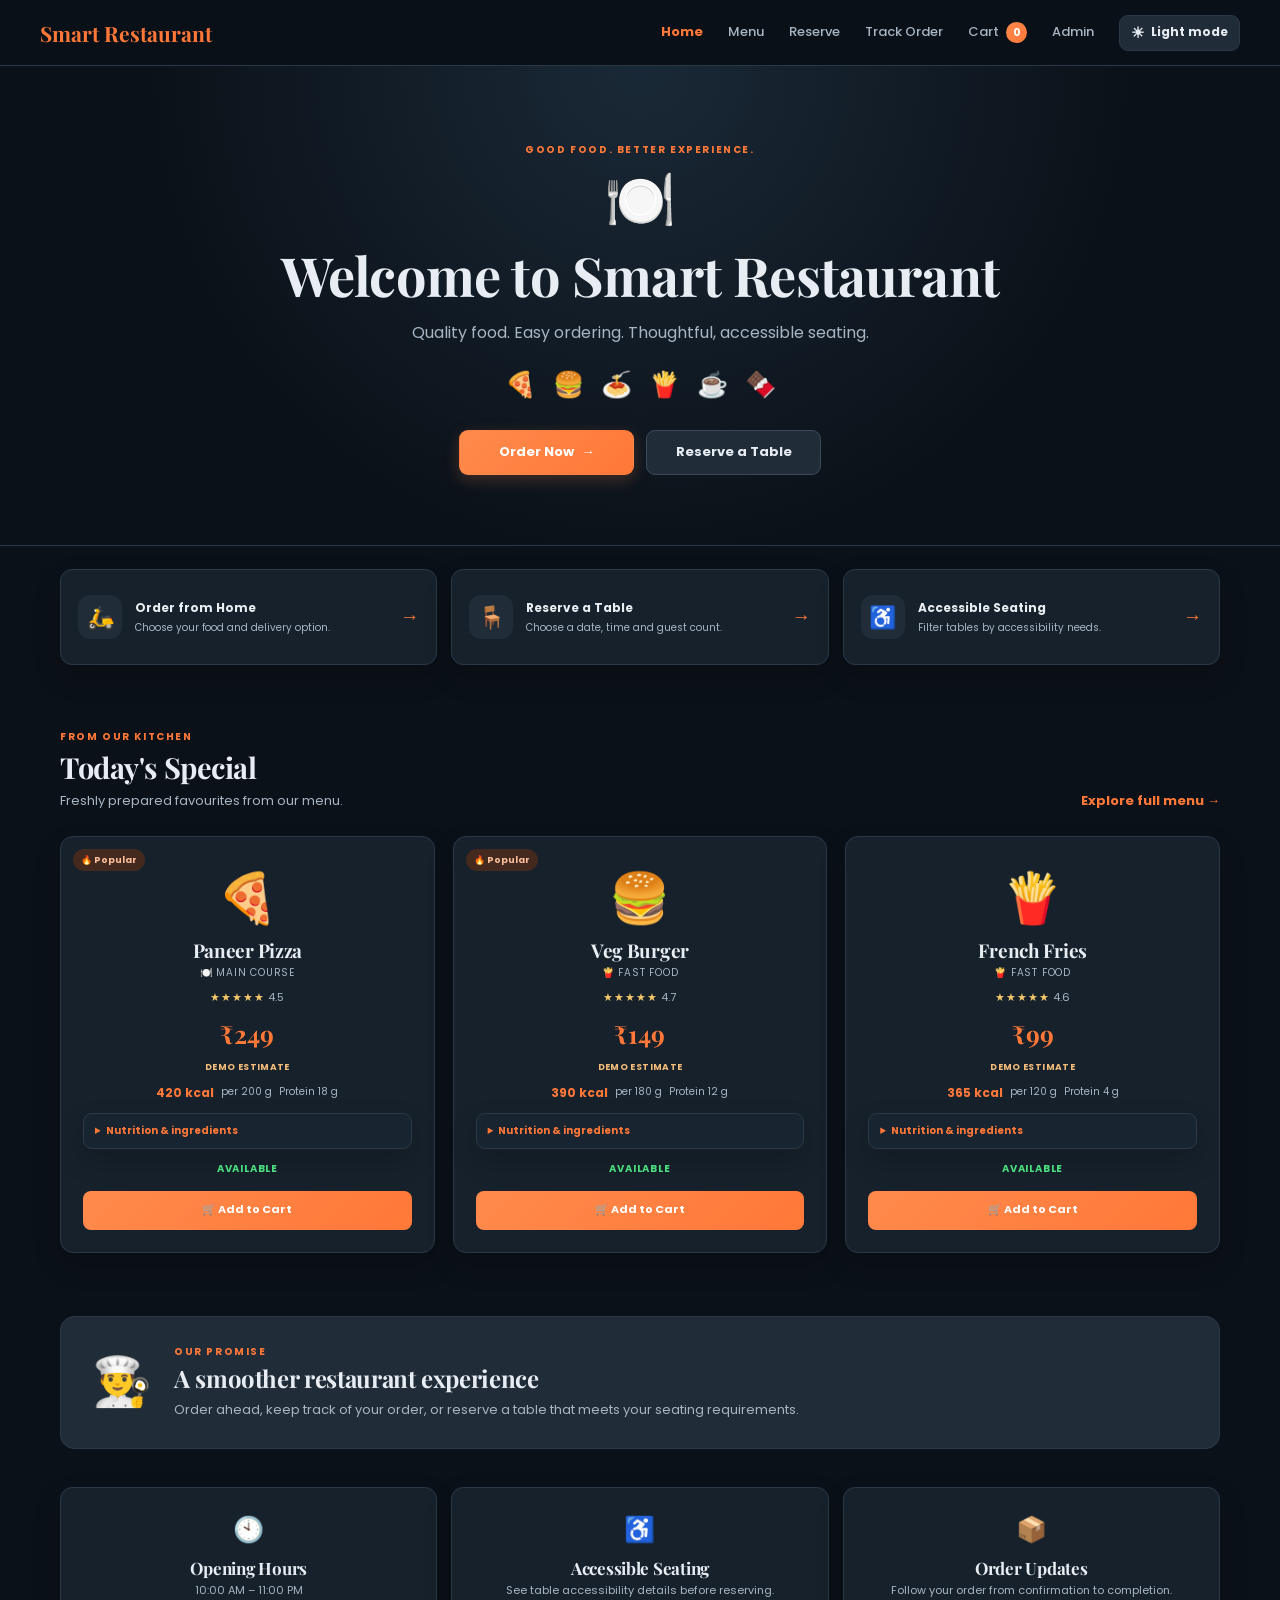
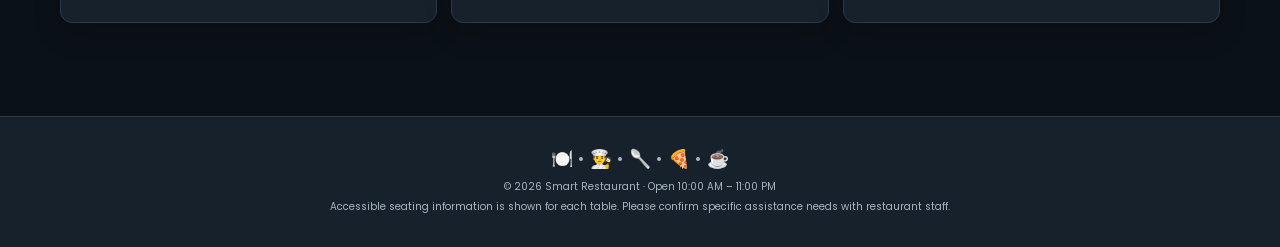
<file: index.html>
<!DOCTYPE html>
<html lang="en">
<head>
  <meta charset="UTF-8">
  <meta name="viewport" content="width=device-width, initial-scale=1.0">
    <meta name="theme-color" content="#0B1118">
  <meta name="description" content="Smart Restaurant - digital ordering, table reservations and accessible seating.">
  <title>Smart Restaurant | Home</title>
  <link rel="preconnect" href="https://fonts.googleapis.com">
  <link rel="preconnect" href="https://fonts.gstatic.com" crossorigin>
  <link href="https://fonts.googleapis.com/css2?family=Playfair+Display:wght@600;700&family=Poppins:wght@400;500;600;700&display=swap" rel="stylesheet">
    <script>
    (() => {
      let theme = "dark";
      try {
        const saved = localStorage.getItem("sr_theme_preference");
        if (saved === "light" || saved === "dark") theme = saved;
      } catch (_) { /* Storage can be unavailable in restricted browser contexts. */ }
      document.documentElement.setAttribute("data-theme", theme);
    })();
  </script>
  <link rel="stylesheet" href="style.css">
  <script src="core.js" defer></script><script src="qa.js" defer></script><script src="script.js" defer></script>
</head>
<body data-page="home">
  <nav class="navbar" aria-label="Main navigation">
    <a class="logo" href="index.html">Smart Restaurant</a>
    <button class="nav-toggle" type="button" aria-label="Toggle navigation" aria-expanded="false">☰</button>
    <div class="nav-links">
      <a class="active" href="index.html">Home</a>
      <a href="menu.html">Menu</a>
      <a href="tables.html">Reserve</a>
      <a href="order-tracking.html">Track Order</a>
      <a href="cart.html" class="cart-link">Cart <span id="cart-badge" class="badge">0</span></a>
      <a href="admin.html">Admin</a>
    <button class="theme-toggle" type="button" data-theme-toggle aria-label="Switch to light mode" aria-pressed="false" title="Switch to light mode"><span class="theme-toggle-icon" aria-hidden="true">☀</span><span class="theme-toggle-label">Light mode</span></button></div>
  </nav>
  <a class="skip-link" href="#main-content">Skip to main content</a>

  <main id="main-content" tabindex="-1">
    <section class="hero">
      <div class="hero-content">
        <span class="eyebrow">GOOD FOOD. BETTER EXPERIENCE.</span>
        <div class="hero-emoji" aria-hidden="true">🍽️</div>
        <h1>Welcome to Smart Restaurant</h1>
        <p>Quality food. Easy ordering. Thoughtful, accessible seating.</p>
        <div class="hero-strip" aria-hidden="true"><span>🍕</span><span>🍔</span><span>🍝</span><span>🍟</span><span>☕</span><span>🍫</span></div>
        <div class="hero-buttons">
          <a href="menu.html" class="btn btn-primary">Order Now <span>→</span></a>
          <a href="tables.html" class="btn btn-secondary">Reserve a Table</a>
        </div>
      </div>
    </section>

    <section class="quick-services page-width">
      <a class="service-card" href="menu.html"><span class="service-icon">🛵</span><span><strong>Order from Home</strong><small>Choose your food and delivery option.</small></span><span class="service-arrow">→</span></a>
      <a class="service-card" href="tables.html"><span class="service-icon">🪑</span><span><strong>Reserve a Table</strong><small>Choose a date, time and guest count.</small></span><span class="service-arrow">→</span></a>
      <a class="service-card" href="tables.html#reservation-form"><span class="service-icon">♿</span><span><strong>Accessible Seating</strong><small>Filter tables by accessibility needs.</small></span><span class="service-arrow">→</span></a>
    </section>

    <section class="special-section page-width">
      <div class="section-heading">
        <div><span class="eyebrow">FROM OUR KITCHEN</span><h2>Today's Special</h2><p>Freshly prepared favourites from our menu.</p></div>
        <a class="text-link" href="menu.html">Explore full menu →</a>
      </div>
      <div id="home-specials" aria-live="polite" class="menu-grid home-menu-grid"></div>
    </section>

    <section class="chef-special page-width">
      <div class="chef-emoji">👨‍🍳</div>
      <div><span class="eyebrow">OUR PROMISE</span><h2>A smoother restaurant experience</h2><p>Order ahead, keep track of your order, or reserve a table that meets your seating requirements.</p></div>
    </section>

    <section class="home-info page-width">
      <div><span class="info-icon">🕙</span><h3>Opening Hours</h3><p>10:00 AM – 11:00 PM</p></div>
      <div><span class="info-icon">♿</span><h3>Accessible Seating</h3><p>See table accessibility details before reserving.</p></div>
      <div><span class="info-icon">📦</span><h3>Order Updates</h3><p>Follow your order from confirmation to completion.</p></div>
    </section>
  </main>

  <footer class="footer"><div class="footer-emoji">🍽️ • 👨‍🍳 • 🥄 • 🍕 • ☕</div><p>© 2026 Smart Restaurant · Open 10:00 AM – 11:00 PM</p><p>Accessible seating information is shown for each table. Please confirm specific assistance needs with restaurant staff.</p></footer>
  <div id="toast" class="toast" role="status" aria-live="polite"></div>
</body>
</html>
</file>
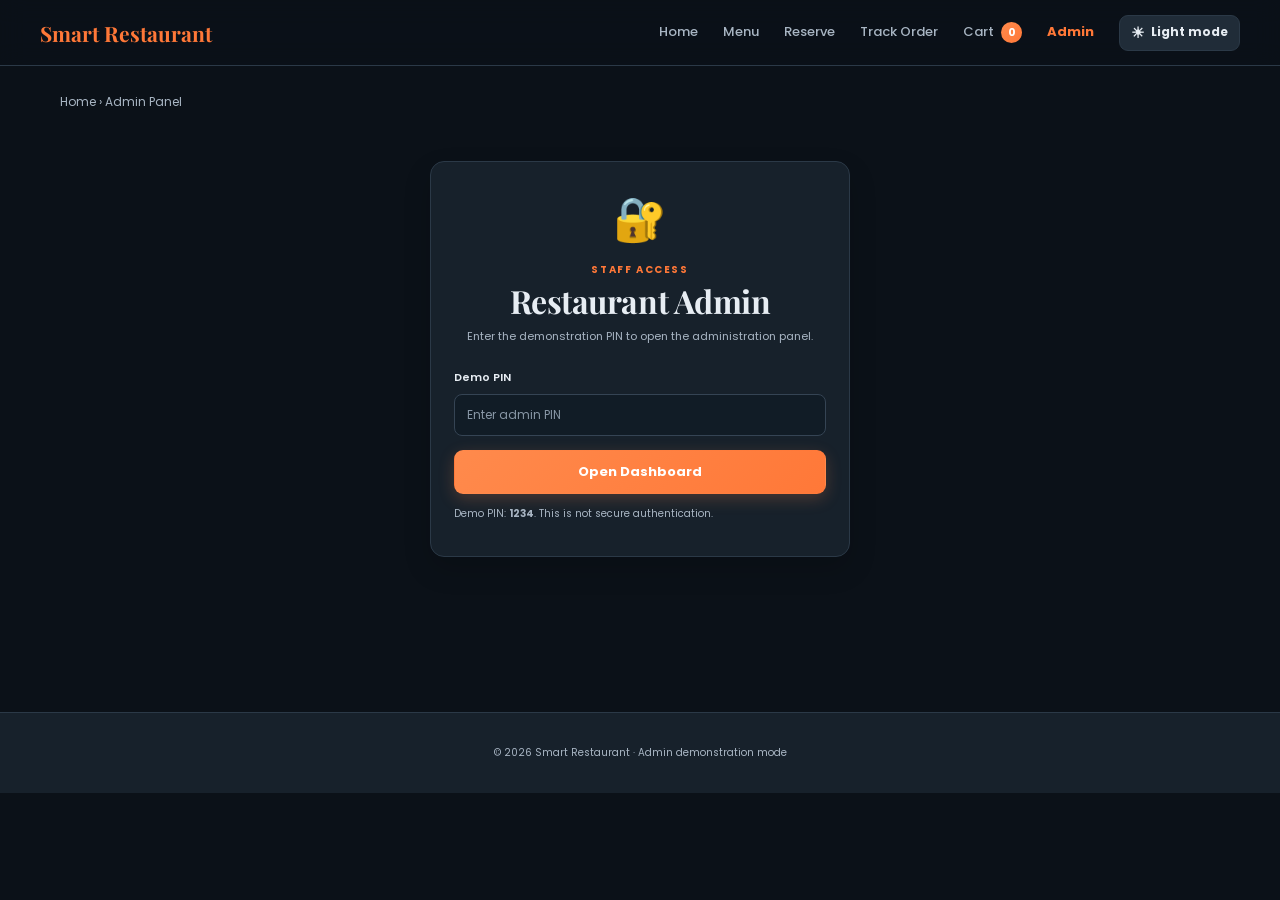
<file: admin.html>
<!DOCTYPE html>
<html lang="en">
<head>
  <meta charset="UTF-8"><meta name="viewport" content="width=device-width, initial-scale=1.0">
    <meta name="theme-color" content="#0B1118">
  <title>Admin Panel | Smart Restaurant</title>
  <link rel="preconnect" href="https://fonts.googleapis.com"><link rel="preconnect" href="https://fonts.gstatic.com" crossorigin>
  <link href="https://fonts.googleapis.com/css2?family=Playfair+Display:wght@600;700&family=Poppins:wght@400;500;600;700&display=swap" rel="stylesheet">
    <script>
    (() => {
      let theme = "dark";
      try {
        const saved = localStorage.getItem("sr_theme_preference");
        if (saved === "light" || saved === "dark") theme = saved;
      } catch (_) { /* Storage can be unavailable in restricted browser contexts. */ }
      document.documentElement.setAttribute("data-theme", theme);
    })();
  </script>
  <link rel="stylesheet" href="style.css"><script src="core.js" defer></script><script src="qa.js" defer></script><script src="script.js" defer></script>
</head>
<body data-page="admin">
  <nav class="navbar" aria-label="Main navigation"><a class="logo" href="index.html">Smart Restaurant</a><button class="nav-toggle" type="button" aria-label="Toggle navigation" aria-expanded="false">☰</button><div class="nav-links"><a href="index.html">Home</a><a href="menu.html">Menu</a><a href="tables.html">Reserve</a><a href="order-tracking.html">Track Order</a><a href="cart.html" class="cart-link">Cart <span id="cart-badge" class="badge">0</span></a><a class="active" href="admin.html">Admin</a><button class="theme-toggle" type="button" data-theme-toggle aria-label="Switch to light mode" aria-pressed="false" title="Switch to light mode"><span class="theme-toggle-icon" aria-hidden="true">☀</span><span class="theme-toggle-label">Light mode</span></button></div></nav>
  <a class="skip-link" href="#main-content">Skip to main content</a>
  <main id="main-content" tabindex="-1" class="page-width page-main admin-main">
    <div class="breadcrumb"><a href="index.html">Home</a> › Admin Panel</div>
    <section id="admin-login-panel" class="panel login-panel"><div class="login-icon">🔐</div><span class="eyebrow">STAFF ACCESS</span><h1>Restaurant Admin</h1><p>Enter the demonstration PIN to open the administration panel.</p><form id="admin-login-form"><label class="form-field"><span>Demo PIN</span><input id="admin-pin" type="password" inputmode="numeric" maxlength="8" required placeholder="Enter admin PIN"></label><button class="btn btn-primary btn-full" type="submit">Open Dashboard</button><p class="form-hint">Demo PIN: <strong>1234</strong>. This is not secure authentication.</p></form><div id="admin-login-error" class="form-error" role="alert"></div></section>
    <section id="admin-app" hidden>
      <div class="admin-heading"><div><span class="eyebrow">RESTAURANT CONTROL CENTRE</span><h1>Admin Dashboard</h1><p>Manage menu items, tables, orders and restaurant performance.</p></div><button id="admin-logout" class="btn btn-secondary" type="button">Log out</button></div>
      <div class="admin-tabs" role="tablist"><button class="admin-tab active" type="button" data-tab="overview">Overview</button><button class="admin-tab" type="button" data-tab="menu">Menu</button><button class="admin-tab" type="button" data-tab="orders">Orders</button><button class="admin-tab" type="button" data-tab="reservations">Reservations</button><button class="admin-tab" type="button" data-tab="tables">Tables</button><button class="admin-tab" type="button" data-tab="review">Mid-term Review</button></div>
      <section class="admin-section active" id="tab-overview"><div id="analytics-metrics" class="metric-grid"></div><div class="analytics-grid"><div class="panel"><h2>Order Status Distribution</h2><div id="status-chart" class="bar-chart"></div></div><div class="panel"><h2>Most Ordered Items</h2><div id="popular-chart" class="bar-chart"></div></div></div><div class="panel"><h2>Recent Orders</h2><div id="recent-orders" class="table-wrap"></div></div></section>
      <section class="admin-section" id="tab-menu"><div class="admin-section-heading"><div><h2>Menu Management</h2><p>Add items, edit prices and control availability.</p></div></div><div class="admin-two-col"><form id="menu-item-form" class="panel"><h3 id="menu-form-title">Add Food Item</h3><input id="menu-edit-id" type="hidden"><label class="form-field"><span>Food name *</span><input id="admin-food-name" type="text" maxlength="60" required></label><div class="form-grid"><label class="form-field"><span>Category *</span><select id="admin-food-category" required><option value="Main Course">Main Course</option><option value="Fast Food">Fast Food</option><option value="Beverage">Beverage</option><option value="Dessert">Dessert</option></select></label><label class="form-field"><span>Price (₹) *</span><input id="admin-food-price" type="number" min="1" step="1" required></label></div><label class="form-field"><span>Emoji / icon</span><input id="admin-food-emoji" type="text" maxlength="8" value="🍽️"></label><div class="nutrition-admin-block"><h4>Nutritional information (optional)</h4><p class="form-hint">Enter recipe-based values per serving. Leave all fields blank if verified values are not available.</p><label class="form-field"><span>Serving size *</span><input id="admin-serving-size" type="text" maxlength="40" placeholder="200 g or 250 ml"></label><div class="form-grid"><label class="form-field"><span>Calories (kcal) *</span><input id="admin-calories" type="number" min="0" max="10000" step="0.1"></label><label class="form-field"><span>Protein (g) *</span><input id="admin-protein" type="number" min="0" max="10000" step="0.1"></label><label class="form-field"><span>Carbohydrates (g) *</span><input id="admin-carbs" type="number" min="0" max="10000" step="0.1"></label><label class="form-field"><span>Fat (g) *</span><input id="admin-fat" type="number" min="0" max="10000" step="0.1"></label></div><label class="form-field"><span>Ingredients (comma-separated)</span><textarea id="admin-ingredients" rows="2" maxlength="400" placeholder="Paneer, cheese, vegetables"></textarea></label><label class="form-field"><span>Declared allergens (comma-separated)</span><input id="admin-allergens" type="text" maxlength="240" placeholder="Milk, gluten, soy"></label><label class="checkbox-line"><input id="admin-nutrition-verified" type="checkbox"> Values checked against the restaurant recipe</label></div><label class="checkbox-line"><input id="admin-food-available" type="checkbox" checked> Available for new orders</label><div class="form-actions"><button class="btn btn-primary" type="submit">Save Food Item</button><button id="cancel-menu-edit" class="btn btn-secondary" type="button" hidden>Cancel Edit</button></div><p id="menu-form-message" class="form-hint" aria-live="polite"></p></form><div class="panel"><h3>Current Menu</h3><div id="admin-menu-list" class="table-wrap"></div></div></div></section>
      <section class="admin-section" id="tab-orders"><div class="admin-section-heading"><div><h2>Order Management</h2><p>Advance orders through the valid processing sequence.</p></div></div><div id="admin-orders-list" class="records-list"></div></section>
      <section class="admin-section" id="tab-reservations"><div class="admin-section-heading"><div><h2>Reservation Management</h2><p>Review bookings and their accessibility requirements.</p></div></div><div id="admin-reservations-list" class="records-list"></div></section>
      <section class="admin-section" id="tab-tables"><div class="admin-section-heading"><div><h2>Table Management</h2><p>Update seating capacity and accessibility information.</p></div></div><form id="table-form" class="panel table-edit-form"><input id="table-edit-id" type="hidden"><label class="form-field"><span>Table ID *</span><input id="admin-table-id" type="text" maxlength="8" placeholder="T06" required></label><label class="form-field"><span>Capacity *</span><input id="admin-table-capacity" type="number" min="1" max="20" value="4" required></label><label class="form-field"><span>Location</span><input id="admin-table-location" type="text" maxlength="40" placeholder="Ground floor"></label><label class="form-field"><span>Operational status</span><select id="admin-table-status"><option>Available</option><option>Occupied</option><option>Out of Service</option></select></label><label class="checkbox-line"><input id="admin-table-accessible" type="checkbox"> Wheelchair accessible</label><div class="form-actions"><button class="btn btn-primary" type="submit">Save Table</button><button id="cancel-table-edit" class="btn btn-secondary" type="button" hidden>Cancel Edit</button></div></form><div id="admin-tables-list" class="table-grid"></div></section>
      <section class="admin-section" id="tab-review"><div class="admin-section-heading"><div><h2>Final Milestone Quality Review</h2><p>Run edge-case checks for reservations, orders, cart inputs, menu/table validation and analytics.</p></div><a href="milestone4-review.html" class="btn btn-primary">Open Final Milestone Test Suite</a></div><div class="panel"><p>The review suite uses sample data and does not modify live project records.</p><div id="admin-review-summary" class="review-summary">Open the Final milestone test suite to run the complete edge-case checks.</div><a class="text-link" href="midterm-review.html">View the original Milestone 3 review</a></div></section>
    </section>
  </main>
  <footer class="footer"><p>© 2026 Smart Restaurant · Admin demonstration mode</p></footer><div id="toast" class="toast" role="status" aria-live="polite"></div>
</body>
</html>
</file>
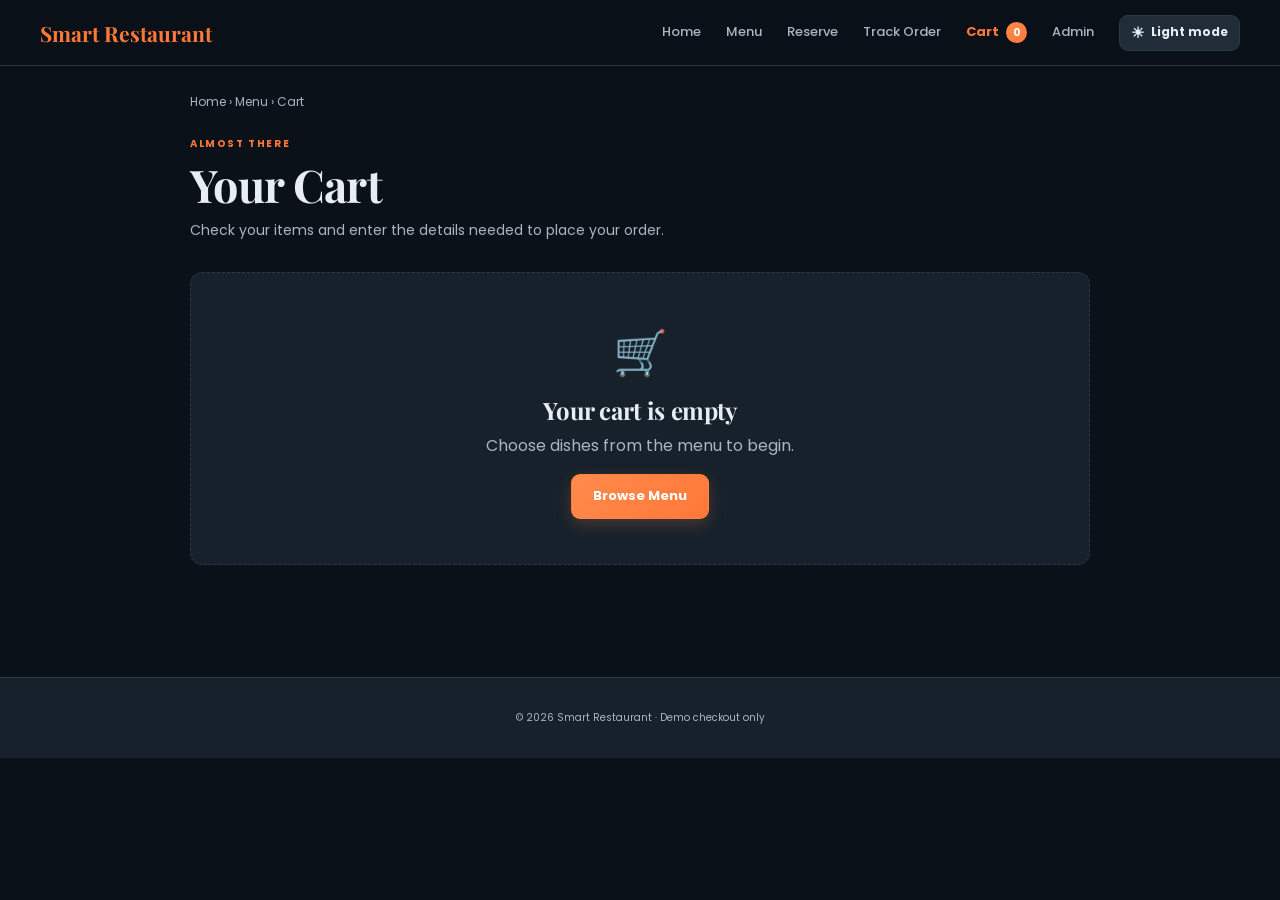
<file: cart.html>
<!DOCTYPE html>
<html lang="en">
<head>
  <meta charset="UTF-8"><meta name="viewport" content="width=device-width, initial-scale=1.0">
    <meta name="theme-color" content="#0B1118">
  <title>Your Cart | Smart Restaurant</title>
  <link rel="preconnect" href="https://fonts.googleapis.com"><link rel="preconnect" href="https://fonts.gstatic.com" crossorigin>
  <link href="https://fonts.googleapis.com/css2?family=Playfair+Display:wght@600;700&family=Poppins:wght@400;500;600;700&display=swap" rel="stylesheet">
    <script>
    (() => {
      let theme = "dark";
      try {
        const saved = localStorage.getItem("sr_theme_preference");
        if (saved === "light" || saved === "dark") theme = saved;
      } catch (_) { /* Storage can be unavailable in restricted browser contexts. */ }
      document.documentElement.setAttribute("data-theme", theme);
    })();
  </script>
  <link rel="stylesheet" href="style.css"><script src="core.js" defer></script><script src="qa.js" defer></script><script src="script.js" defer></script>
</head>
<body data-page="cart">
  <nav class="navbar" aria-label="Main navigation"><a class="logo" href="index.html">Smart Restaurant</a><button class="nav-toggle" type="button" aria-label="Toggle navigation" aria-expanded="false">☰</button><div class="nav-links"><a href="index.html">Home</a><a href="menu.html">Menu</a><a href="tables.html">Reserve</a><a href="order-tracking.html">Track Order</a><a class="active cart-link" href="cart.html">Cart <span id="cart-badge" class="badge">0</span></a><a href="admin.html">Admin</a><button class="theme-toggle" type="button" data-theme-toggle aria-label="Switch to light mode" aria-pressed="false" title="Switch to light mode"><span class="theme-toggle-icon" aria-hidden="true">☀</span><span class="theme-toggle-label">Light mode</span></button></div></nav>
  <a class="skip-link" href="#main-content">Skip to main content</a>
  <main id="main-content" tabindex="-1" class="page-width page-main narrow-main">
    <div class="breadcrumb"><a href="index.html">Home</a> › <a href="menu.html">Menu</a> › Cart</div>
    <section class="page-intro"><span class="eyebrow">ALMOST THERE</span><h1>Your Cart</h1><p>Check your items and enter the details needed to place your order.</p></section>
    <div id="cart-container"></div>
    <section id="order-summary" class="checkout-layout" hidden>
      <div class="panel checkout-panel">
        <h2>Order Details</h2>
        <div class="form-grid">
          <label class="form-field"><span>Customer name *</span><input id="customer-name" type="text" maxlength="60" autocomplete="name" placeholder="Enter your name" required></label>
          <label class="form-field"><span>Phone number *</span><input id="customer-phone" type="tel" inputmode="numeric" maxlength="10" autocomplete="tel" placeholder="10-digit mobile number" required></label>
        </div>
        <div class="form-field"><span>Order type *</span><div class="toggle-group" id="order-type-options"><button class="toggle-btn active" type="button" data-type="Dine-in">🍽️ Dine-in</button><button class="toggle-btn" type="button" data-type="Takeaway">🥡 Takeaway</button><button class="toggle-btn" type="button" data-type="Home Delivery">🛵 Home Delivery</button></div></div>
        <label class="form-field delivery-field" id="delivery-address-field" hidden><span>Delivery address *</span><textarea id="delivery-address" rows="3" maxlength="250" placeholder="House/hostel, street, area and landmark"></textarea></label>
        <p class="form-hint">Your phone number is stored with your order for restaurant reference. No online payment is collected.</p>
      </div>
      <aside class="panel bill-panel"><h2>Order Summary</h2><div class="summary-row"><span>Subtotal</span><strong id="subtotal">₹0</strong></div><div class="summary-row"><span>Tax (5%)</span><strong id="tax">₹0</strong></div><div class="summary-row total-row"><span>Total</span><strong id="grand-total">₹0</strong></div><button id="place-order-button" class="btn btn-primary btn-full" type="button">Confirm Order</button><a class="text-link centered-link" href="menu.html">Continue shopping</a></aside>
    </section>
  </main>
  <footer class="footer"><p>© 2026 Smart Restaurant · Demo checkout only</p></footer><div id="toast" class="toast" role="status" aria-live="polite"></div>
</body>
</html>
</file>
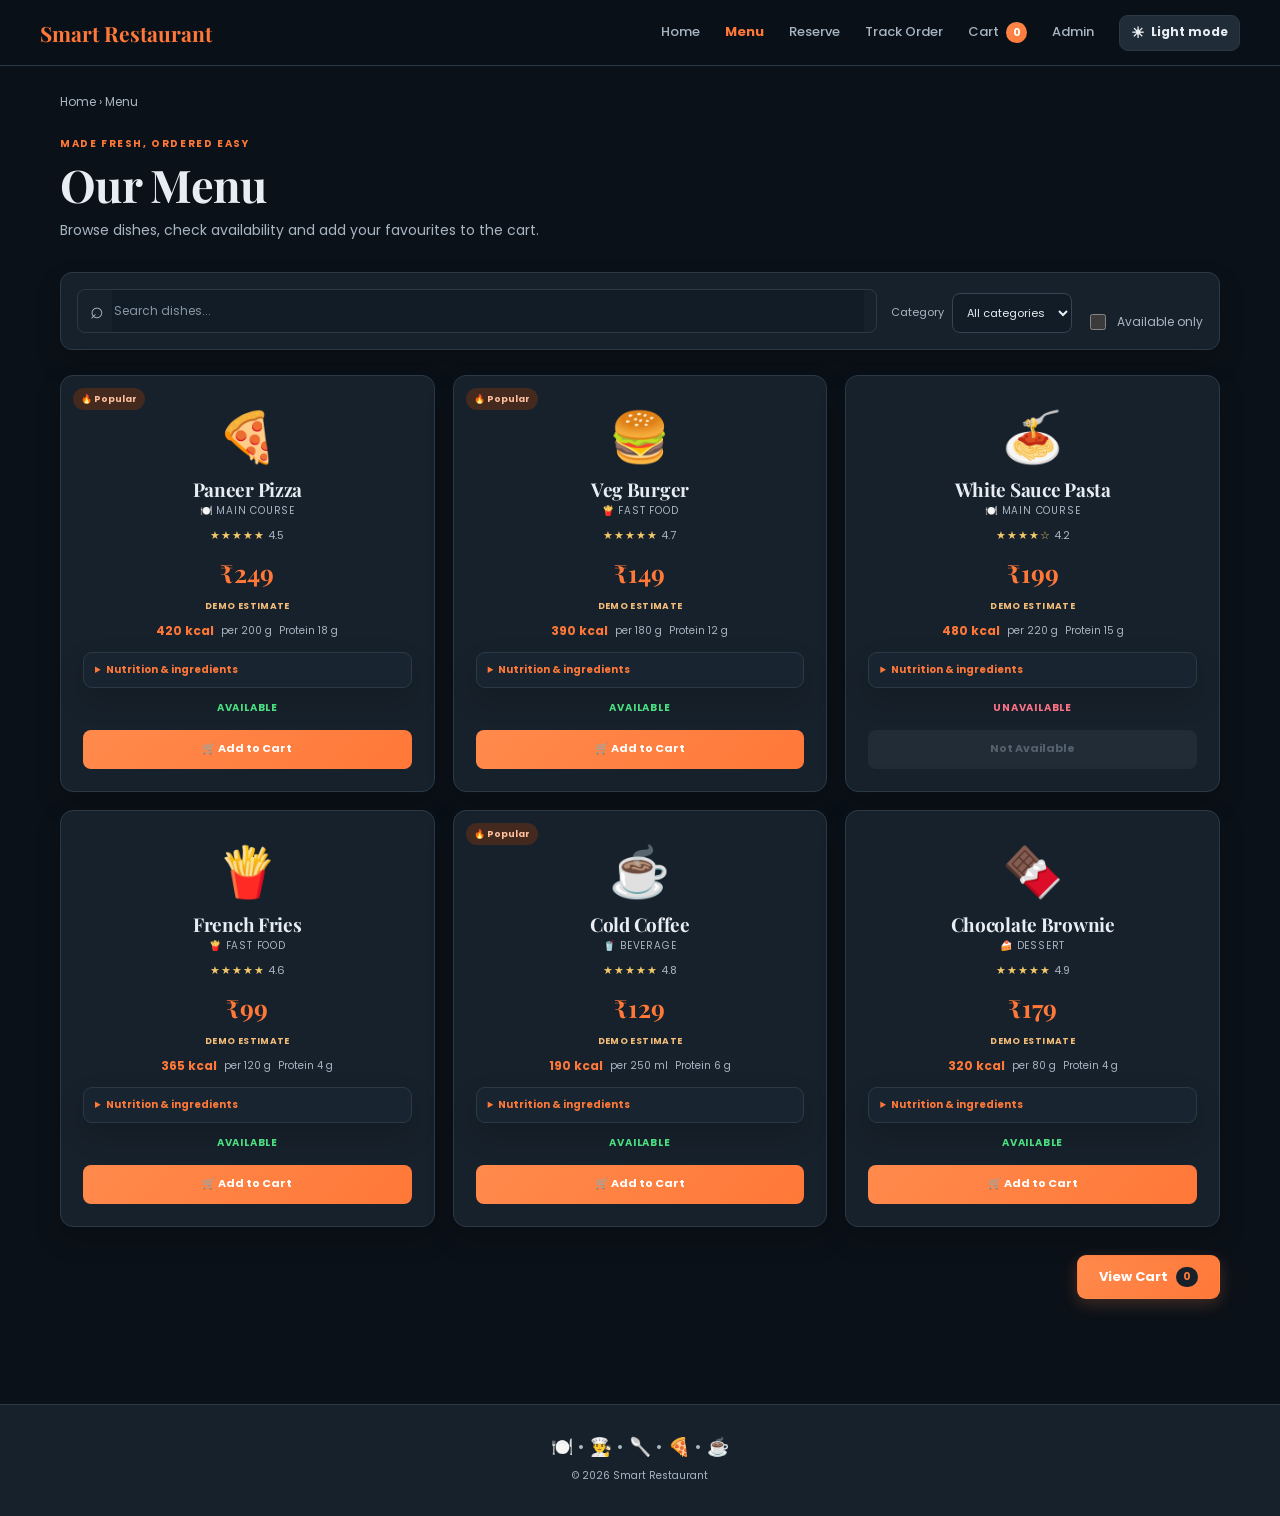
<file: menu.html>
<!DOCTYPE html>
<html lang="en">
<head>
  <meta charset="UTF-8"><meta name="viewport" content="width=device-width, initial-scale=1.0">
    <meta name="theme-color" content="#0B1118">
  <title>Menu | Smart Restaurant</title>
  <link rel="preconnect" href="https://fonts.googleapis.com"><link rel="preconnect" href="https://fonts.gstatic.com" crossorigin>
  <link href="https://fonts.googleapis.com/css2?family=Playfair+Display:wght@600;700&family=Poppins:wght@400;500;600;700&display=swap" rel="stylesheet">
    <script>
    (() => {
      let theme = "dark";
      try {
        const saved = localStorage.getItem("sr_theme_preference");
        if (saved === "light" || saved === "dark") theme = saved;
      } catch (_) { /* Storage can be unavailable in restricted browser contexts. */ }
      document.documentElement.setAttribute("data-theme", theme);
    })();
  </script>
  <link rel="stylesheet" href="style.css"><script src="core.js" defer></script><script src="qa.js" defer></script><script src="script.js" defer></script>
</head>
<body data-page="menu">
  <nav class="navbar" aria-label="Main navigation"><a class="logo" href="index.html">Smart Restaurant</a><button class="nav-toggle" type="button" aria-label="Toggle navigation" aria-expanded="false">☰</button><div class="nav-links"><a href="index.html">Home</a><a class="active" href="menu.html">Menu</a><a href="tables.html">Reserve</a><a href="order-tracking.html">Track Order</a><a href="cart.html" class="cart-link">Cart <span id="cart-badge" class="badge">0</span></a><a href="admin.html">Admin</a><button class="theme-toggle" type="button" data-theme-toggle aria-label="Switch to light mode" aria-pressed="false" title="Switch to light mode"><span class="theme-toggle-icon" aria-hidden="true">☀</span><span class="theme-toggle-label">Light mode</span></button></div></nav>
  <a class="skip-link" href="#main-content">Skip to main content</a>
  <main id="main-content" tabindex="-1" class="page-width page-main">
    <div class="breadcrumb"><a href="index.html">Home</a> › Menu</div>
    <section class="page-intro"><span class="eyebrow">MADE FRESH, ORDERED EASY</span><h1>Our Menu</h1><p>Browse dishes, check availability and add your favourites to the cart.</p></section>
    <section class="menu-tools" aria-label="Menu filters">
      <label class="search-field"><span>⌕</span><input id="menu-search" type="search" placeholder="Search dishes..." aria-label="Search dishes"></label>
      <label class="select-field"><span>Category</span><select id="menu-category"><option value="all">All categories</option><option>Main Course</option><option>Fast Food</option><option>Beverage</option><option>Dessert</option></select></label>
      <label class="checkbox-line"><input id="menu-available-only" type="checkbox"> Available only</label>
    </section>
    <div id="menu-container" aria-live="polite" class="menu-grid"></div>
    <div class="menu-bottom"><a href="cart.html" class="btn btn-primary">View Cart <span id="menu-cart-count" class="button-count">0</span></a></div>
  </main>
  <footer class="footer"><div class="footer-emoji">🍽️ • 👨‍🍳 • 🥄 • 🍕 • ☕</div><p>© 2026 Smart Restaurant</p></footer><div id="toast" class="toast" role="status" aria-live="polite"></div>
</body>
</html>
</file>
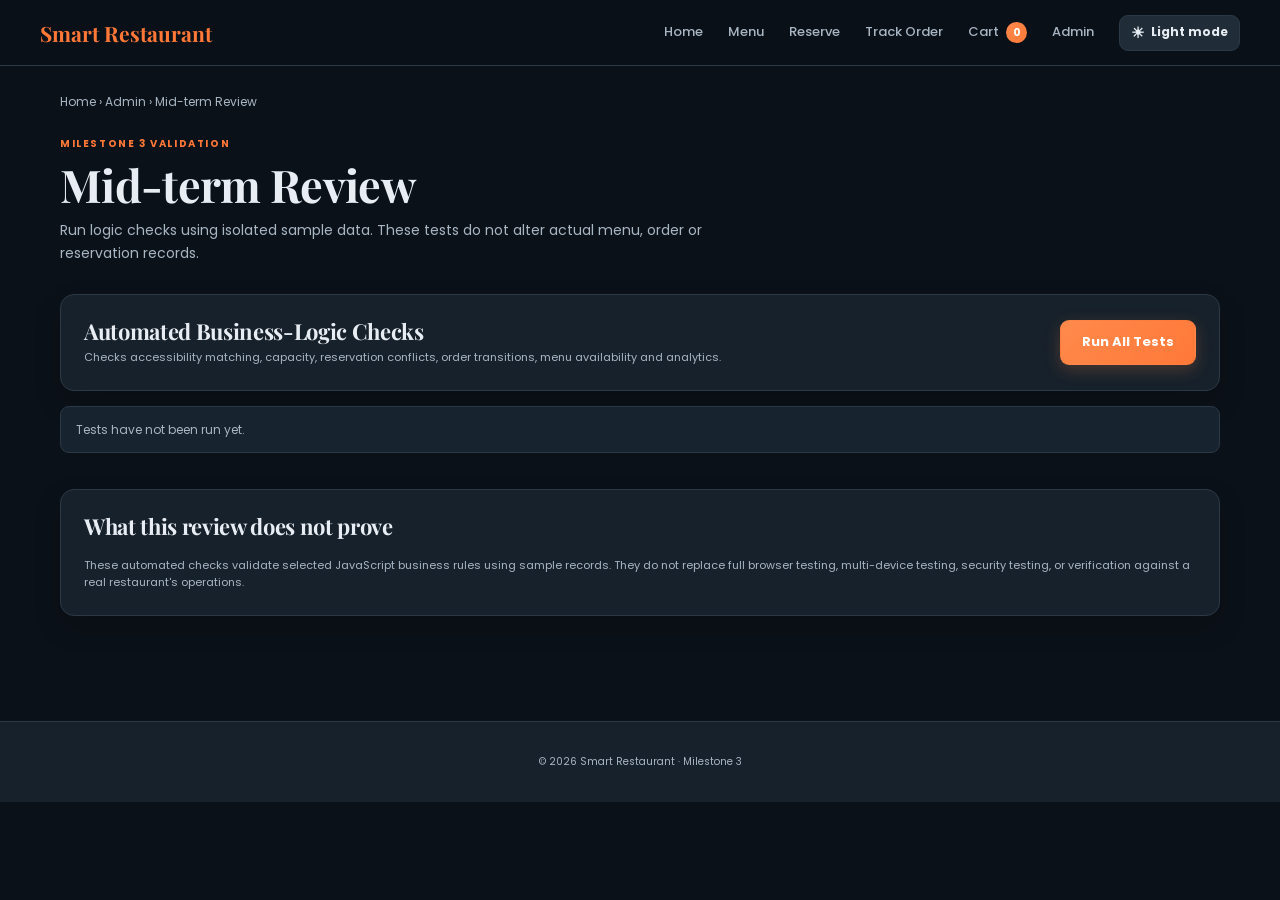
<file: midterm-review.html>
<!DOCTYPE html>
<html lang="en">
<head>
  <meta charset="UTF-8"><meta name="viewport" content="width=device-width, initial-scale=1.0">
    <meta name="theme-color" content="#0B1118">
  <title>Mid-term Review | Smart Restaurant</title>
  <link rel="preconnect" href="https://fonts.googleapis.com"><link rel="preconnect" href="https://fonts.gstatic.com" crossorigin>
  <link href="https://fonts.googleapis.com/css2?family=Playfair+Display:wght@600;700&family=Poppins:wght@400;500;600;700&display=swap" rel="stylesheet">
    <script>
    (() => {
      let theme = "dark";
      try {
        const saved = localStorage.getItem("sr_theme_preference");
        if (saved === "light" || saved === "dark") theme = saved;
      } catch (_) { /* Storage can be unavailable in restricted browser contexts. */ }
      document.documentElement.setAttribute("data-theme", theme);
    })();
  </script>
  <link rel="stylesheet" href="style.css"><script src="core.js" defer></script><script src="qa.js" defer></script><script src="script.js" defer></script>
</head>
<body data-page="review">
  <nav class="navbar" aria-label="Main navigation"><a class="logo" href="index.html">Smart Restaurant</a><button class="nav-toggle" type="button" aria-label="Toggle navigation" aria-expanded="false">☰</button><div class="nav-links"><a href="index.html">Home</a><a href="menu.html">Menu</a><a href="tables.html">Reserve</a><a href="order-tracking.html">Track Order</a><a href="cart.html" class="cart-link">Cart <span id="cart-badge" class="badge">0</span></a><a href="admin.html">Admin</a><button class="theme-toggle" type="button" data-theme-toggle aria-label="Switch to light mode" aria-pressed="false" title="Switch to light mode"><span class="theme-toggle-icon" aria-hidden="true">☀</span><span class="theme-toggle-label">Light mode</span></button></div></nav>
  <a class="skip-link" href="#main-content">Skip to main content</a>
  <main id="main-content" tabindex="-1" class="page-width page-main">
    <div class="breadcrumb"><a href="index.html">Home</a> › <a href="admin.html">Admin</a> › Mid-term Review</div>
    <section class="page-intro"><span class="eyebrow">MILESTONE 3 VALIDATION</span><h1>Mid-term Review</h1><p>Run logic checks using isolated sample data. These tests do not alter actual menu, order or reservation records.</p></section>
    <div class="review-controls panel"><div><h2>Automated Business-Logic Checks</h2><p>Checks accessibility matching, capacity, reservation conflicts, order transitions, menu availability and analytics.</p></div><button id="run-review-tests" class="btn btn-primary" type="button">Run All Tests</button></div>
    <div id="review-summary" class="review-summary" aria-live="polite">Tests have not been run yet.</div>
    <div id="review-results" class="review-results"></div>
    <section class="panel review-note"><h2>What this review does not prove</h2><p>These automated checks validate selected JavaScript business rules using sample records. They do not replace full browser testing, multi-device testing, security testing, or verification against a real restaurant's operations.</p></section>
  </main>
  <footer class="footer"><p>© 2026 Smart Restaurant · Milestone 3</p></footer><div id="toast" class="toast" role="status" aria-live="polite"></div>
</body>
</html>
</file>
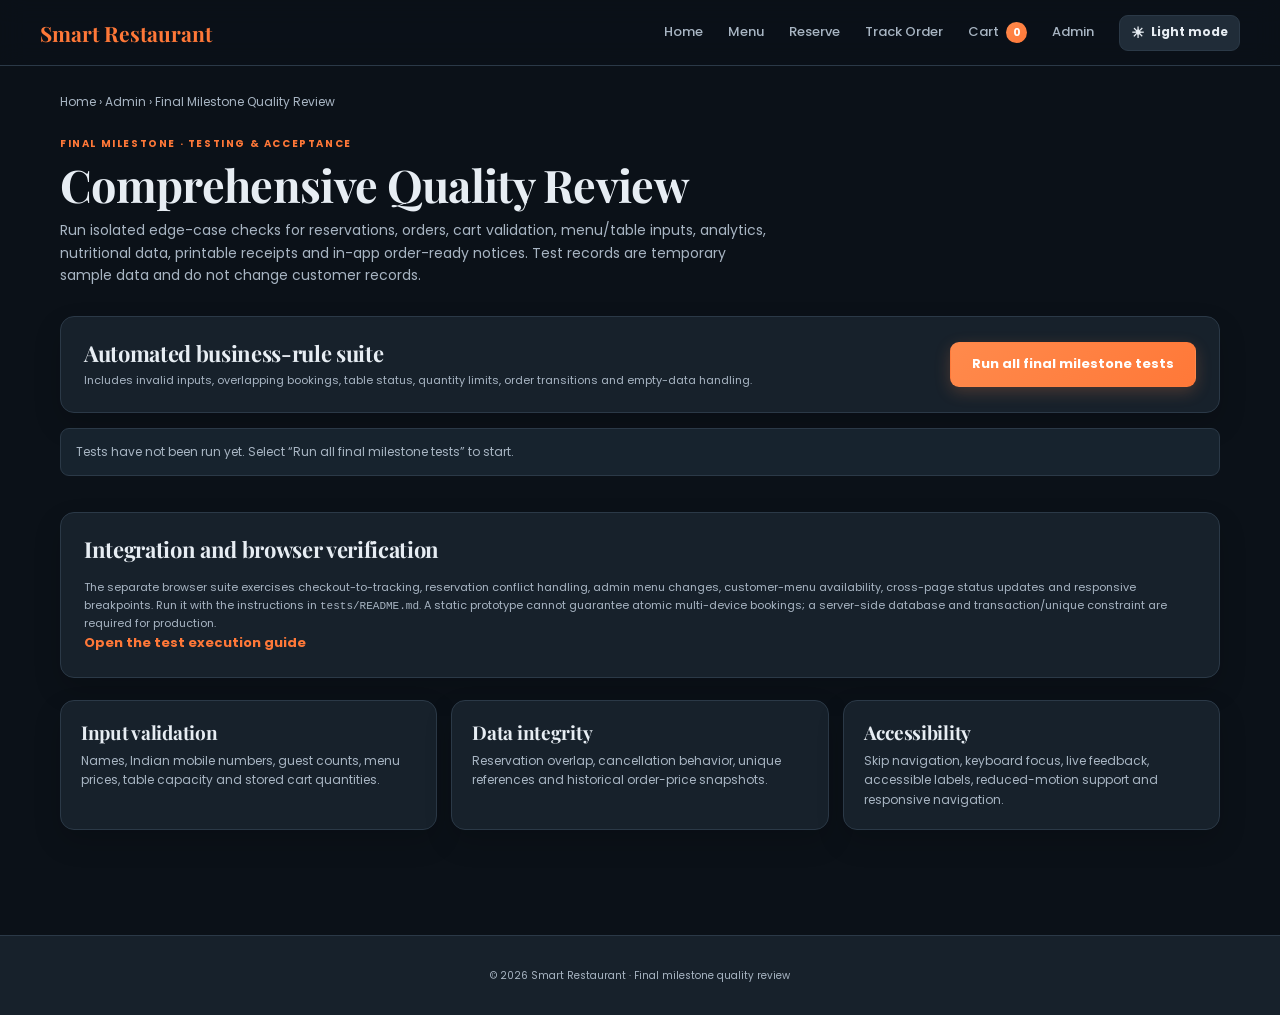
<file: milestone4-review.html>
<!DOCTYPE html>
<html lang="en">
<head>
  <meta charset="UTF-8"><meta name="viewport" content="width=device-width, initial-scale=1.0">
    <meta name="theme-color" content="#0B1118">
  <meta name="description" content="Final milestone test and quality review for the Smart Restaurant prototype.">
  <title>Final Milestone Quality Review | Smart Restaurant</title>
  <link rel="preconnect" href="https://fonts.googleapis.com"><link rel="preconnect" href="https://fonts.gstatic.com" crossorigin>
  <link href="https://fonts.googleapis.com/css2?family=Playfair+Display:wght@600;700&family=Poppins:wght@400;500;600;700&display=swap" rel="stylesheet">
    <script>
    (() => {
      let theme = "dark";
      try {
        const saved = localStorage.getItem("sr_theme_preference");
        if (saved === "light" || saved === "dark") theme = saved;
      } catch (_) { /* Storage can be unavailable in restricted browser contexts. */ }
      document.documentElement.setAttribute("data-theme", theme);
    })();
  </script>
  <link rel="stylesheet" href="style.css"><script src="core.js" defer></script><script src="qa.js" defer></script><script src="script.js" defer></script>
</head>
<body data-page="milestone4-review">
  <nav class="navbar" aria-label="Main navigation"><a class="logo" href="index.html">Smart Restaurant</a><button class="nav-toggle" type="button" aria-label="Toggle navigation" aria-expanded="false">☰</button><div class="nav-links"><a href="index.html">Home</a><a href="menu.html">Menu</a><a href="tables.html">Reserve</a><a href="order-tracking.html">Track Order</a><a href="cart.html" class="cart-link">Cart <span id="cart-badge" class="badge">0</span></a><a href="admin.html">Admin</a><button class="theme-toggle" type="button" data-theme-toggle aria-label="Switch to light mode" aria-pressed="false" title="Switch to light mode"><span class="theme-toggle-icon" aria-hidden="true">☀</span><span class="theme-toggle-label">Light mode</span></button></div></nav>
  <a class="skip-link" href="#main-content">Skip to main content</a>
  <main id="main-content" tabindex="-1" class="page-width page-main">
    <div class="breadcrumb"><a href="index.html">Home</a> › <a href="admin.html">Admin</a> › Final Milestone Quality Review</div>
    <section class="page-intro"><span class="eyebrow">FINAL MILESTONE · TESTING & ACCEPTANCE</span><h1>Comprehensive Quality Review</h1><p>Run isolated edge-case checks for reservations, orders, cart validation, menu/table inputs, analytics, nutritional data, printable receipts and in-app order-ready notices. Test records are temporary sample data and do not change customer records.</p></section>
    <section class="panel review-controls" aria-labelledby="test-suite-title"><div><h2 id="test-suite-title">Automated business-rule suite</h2><p>Includes invalid inputs, overlapping bookings, table status, quantity limits, order transitions and empty-data handling.</p></div><button id="run-m4-tests" class="btn btn-primary" type="button">Run all final milestone tests</button></section>
    <div id="m4-review-summary" class="review-summary" role="status" aria-live="polite">Tests have not been run yet. Select “Run all final milestone tests” to start.</div>
    <div id="m4-review-results" class="review-results" role="list" aria-label="Test results"></div>
    <section class="review-note panel"><h2>Integration and browser verification</h2><p>The separate browser suite exercises checkout-to-tracking, reservation conflict handling, admin menu changes, customer-menu availability, cross-page status updates and responsive breakpoints. Run it with the instructions in <code>tests/README.md</code>. A static prototype cannot guarantee atomic multi-device bookings; a server-side database and transaction/unique constraint are required for production.</p><p><a class="text-link" href="../tests/README.md">Open the test execution guide</a></p></section>
    <section class="quality-grid" aria-label="Quality focus areas"><article class="panel"><h2>Input validation</h2><p>Names, Indian mobile numbers, guest counts, menu prices, table capacity and stored cart quantities.</p></article><article class="panel"><h2>Data integrity</h2><p>Reservation overlap, cancellation behavior, unique references and historical order-price snapshots.</p></article><article class="panel"><h2>Accessibility</h2><p>Skip navigation, keyboard focus, live feedback, accessible labels, reduced-motion support and responsive navigation.</p></article></section>
  </main>
  <footer class="footer"><p>© 2026 Smart Restaurant · Final milestone quality review</p></footer><div id="toast" class="toast" role="status" aria-live="polite"></div>
</body>
</html>
</file>
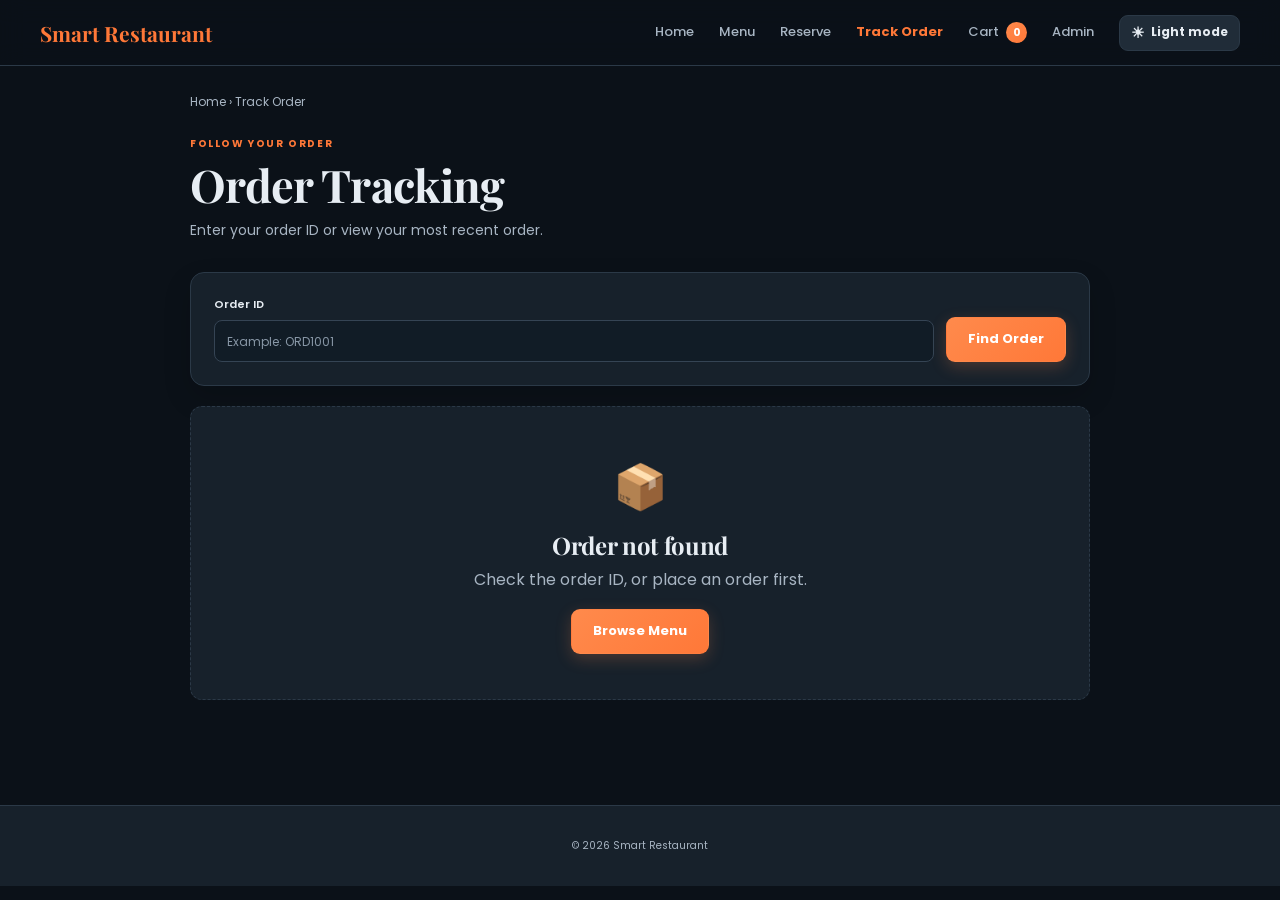
<file: order-tracking.html>
<!DOCTYPE html>
<html lang="en">
<head>
  <meta charset="UTF-8"><meta name="viewport" content="width=device-width, initial-scale=1.0">
    <meta name="theme-color" content="#0B1118">
  <title>Track Order | Smart Restaurant</title>
  <link rel="preconnect" href="https://fonts.googleapis.com"><link rel="preconnect" href="https://fonts.gstatic.com" crossorigin>
  <link href="https://fonts.googleapis.com/css2?family=Playfair+Display:wght@600;700&family=Poppins:wght@400;500;600;700&display=swap" rel="stylesheet">
    <script>
    (() => {
      let theme = "dark";
      try {
        const saved = localStorage.getItem("sr_theme_preference");
        if (saved === "light" || saved === "dark") theme = saved;
      } catch (_) { /* Storage can be unavailable in restricted browser contexts. */ }
      document.documentElement.setAttribute("data-theme", theme);
    })();
  </script>
  <link rel="stylesheet" href="style.css"><script src="core.js" defer></script><script src="qa.js" defer></script><script src="script.js" defer></script>
</head>
<body data-page="tracking">
  <nav class="navbar" aria-label="Main navigation"><a class="logo" href="index.html">Smart Restaurant</a><button class="nav-toggle" type="button" aria-label="Toggle navigation" aria-expanded="false">☰</button><div class="nav-links"><a href="index.html">Home</a><a href="menu.html">Menu</a><a href="tables.html">Reserve</a><a class="active" href="order-tracking.html">Track Order</a><a href="cart.html" class="cart-link">Cart <span id="cart-badge" class="badge">0</span></a><a href="admin.html">Admin</a><button class="theme-toggle" type="button" data-theme-toggle aria-label="Switch to light mode" aria-pressed="false" title="Switch to light mode"><span class="theme-toggle-icon" aria-hidden="true">☀</span><span class="theme-toggle-label">Light mode</span></button></div></nav>
  <a class="skip-link" href="#main-content">Skip to main content</a>
  <main id="main-content" tabindex="-1" class="page-width page-main narrow-main">
    <div class="breadcrumb"><a href="index.html">Home</a> › Track Order</div>
    <section class="page-intro"><span class="eyebrow">FOLLOW YOUR ORDER</span><h1>Order Tracking</h1><p>Enter your order ID or view your most recent order.</p></section>
    <section class="panel tracking-search"><form id="tracking-search-form" class="tracking-search-form"><label class="form-field"><span>Order ID</span><input id="tracking-order-id" type="text" placeholder="Example: ORD1001"></label><button class="btn btn-primary" type="submit">Find Order</button></form></section>
    <div id="tracking-container" aria-live="polite"></div>
  </main>
  <footer class="footer"><p>© 2026 Smart Restaurant</p></footer><div id="toast" class="toast" role="status" aria-live="polite"></div>
</body>
</html>
</file>
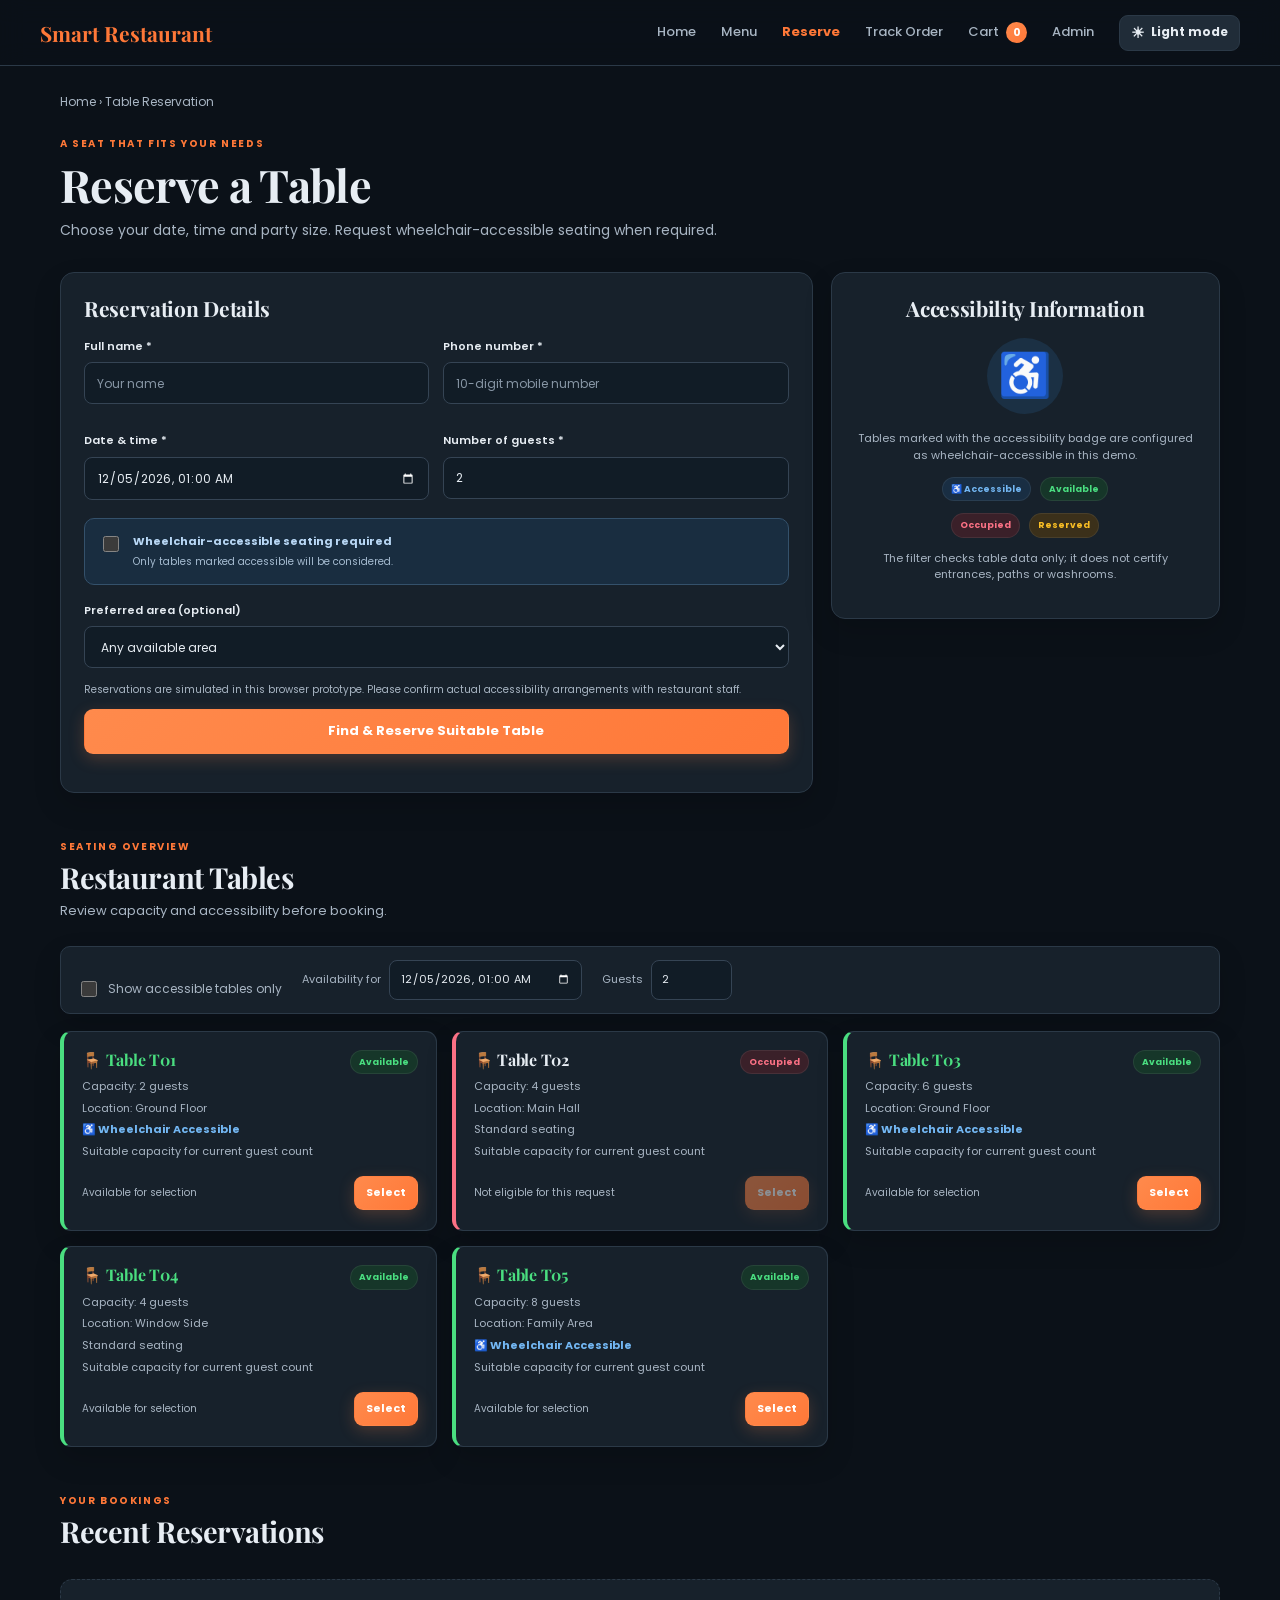
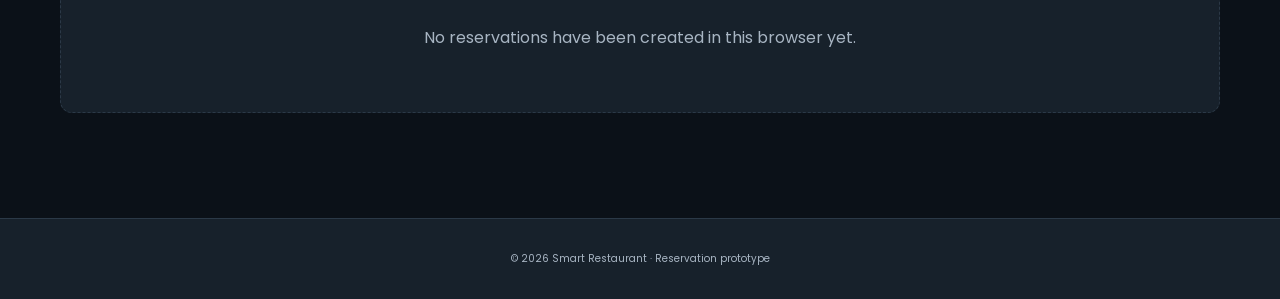
<file: tables.html>
<!DOCTYPE html>
<html lang="en">
<head>
  <meta charset="UTF-8"><meta name="viewport" content="width=device-width, initial-scale=1.0">
    <meta name="theme-color" content="#0B1118">
  <title>Table Reservation | Smart Restaurant</title>
  <link rel="preconnect" href="https://fonts.googleapis.com"><link rel="preconnect" href="https://fonts.gstatic.com" crossorigin>
  <link href="https://fonts.googleapis.com/css2?family=Playfair+Display:wght@600;700&family=Poppins:wght@400;500;600;700&display=swap" rel="stylesheet">
    <script>
    (() => {
      let theme = "dark";
      try {
        const saved = localStorage.getItem("sr_theme_preference");
        if (saved === "light" || saved === "dark") theme = saved;
      } catch (_) { /* Storage can be unavailable in restricted browser contexts. */ }
      document.documentElement.setAttribute("data-theme", theme);
    })();
  </script>
  <link rel="stylesheet" href="style.css"><script src="core.js" defer></script><script src="qa.js" defer></script><script src="script.js" defer></script>
</head>
<body data-page="tables">
  <nav class="navbar" aria-label="Main navigation"><a class="logo" href="index.html">Smart Restaurant</a><button class="nav-toggle" type="button" aria-label="Toggle navigation" aria-expanded="false">☰</button><div class="nav-links"><a href="index.html">Home</a><a href="menu.html">Menu</a><a class="active" href="tables.html">Reserve</a><a href="order-tracking.html">Track Order</a><a href="cart.html" class="cart-link">Cart <span id="cart-badge" class="badge">0</span></a><a href="admin.html">Admin</a><button class="theme-toggle" type="button" data-theme-toggle aria-label="Switch to light mode" aria-pressed="false" title="Switch to light mode"><span class="theme-toggle-icon" aria-hidden="true">☀</span><span class="theme-toggle-label">Light mode</span></button></div></nav>
  <a class="skip-link" href="#main-content">Skip to main content</a>
  <main id="main-content" tabindex="-1" class="page-width page-main">
    <div class="breadcrumb"><a href="index.html">Home</a> › Table Reservation</div>
    <section class="page-intro"><span class="eyebrow">A SEAT THAT FITS YOUR NEEDS</span><h1>Reserve a Table</h1><p>Choose your date, time and party size. Request wheelchair-accessible seating when required.</p></section>
    <section class="reservation-layout" id="reservation-form">
      <div class="panel reservation-panel">
        <h2>Reservation Details</h2>
        <form id="reservation-form-element">
          <div class="form-grid">
            <label class="form-field"><span>Full name *</span><input id="reservation-name" type="text" maxlength="60" autocomplete="name" required placeholder="Your name"></label>
            <label class="form-field"><span>Phone number *</span><input id="reservation-phone" type="tel" inputmode="numeric" maxlength="10" required placeholder="10-digit mobile number"></label>
            <label class="form-field"><span>Date & time *</span><input id="reservation-datetime" type="datetime-local" required></label>
            <label class="form-field"><span>Number of guests *</span><input id="reservation-guests" type="number" min="1" max="20" value="2" required></label>
          </div>
          <label class="checkbox-card"><input id="reservation-accessible" type="checkbox"><span><strong>Wheelchair-accessible seating required</strong><small>Only tables marked accessible will be considered.</small></span></label>
          <label class="form-field"><span>Preferred area (optional)</span><select id="reservation-area"><option value="Any">Any available area</option><option value="Near Entrance">Near entrance</option><option value="Window">Window</option><option value="Quiet Area">Quiet area</option></select></label>
          <p class="form-hint">Reservations are simulated in this browser prototype. Please confirm actual accessibility arrangements with restaurant staff.</p>
          <button class="btn btn-primary btn-full" type="submit">Find & Reserve Suitable Table</button>
        </form>
        <div id="reservation-result" class="inline-result" aria-live="polite"></div>
      </div>
      <aside class="reservation-side panel"><h2>Accessibility Information</h2><div class="accessibility-icon">♿</div><p>Tables marked with the accessibility badge are configured as wheelchair-accessible in this demo.</p><div class="legend-row"><span class="access-badge">♿ Accessible</span><span class="status-pill status-available">Available</span></div><div class="legend-row"><span class="status-pill status-occupied">Occupied</span><span class="status-pill status-reserved">Reserved</span></div><p class="form-hint">The filter checks table data only; it does not certify entrances, paths or washrooms.</p></aside>
    </section>
    <section class="table-list-section"><div class="section-heading"><div><span class="eyebrow">SEATING OVERVIEW</span><h2>Restaurant Tables</h2><p>Review capacity and accessibility before booking.</p></div></div>
      <div class="table-filters"><label class="checkbox-line"><input id="tables-accessible-only" type="checkbox"> Show accessible tables only</label><label class="select-field"><span>Availability for</span><input id="tables-view-datetime" type="datetime-local"></label><label class="select-field"><span>Guests</span><input id="tables-view-guests" type="number" min="1" max="20" value="2"></label></div>
      <div id="tables-container" aria-live="polite" class="table-grid"></div>
    </section>
    <section class="table-list-section"><div class="section-heading"><div><span class="eyebrow">YOUR BOOKINGS</span><h2>Recent Reservations</h2></div></div><div id="customer-reservations" aria-live="polite" class="records-list"></div></section>
  </main>
  <footer class="footer"><p>© 2026 Smart Restaurant · Reservation prototype</p></footer><div id="toast" class="toast" role="status" aria-live="polite"></div>
</body>
</html>
</file>
<file: style.css>
/* =========================================================
   SMART RESTAURANT — FINAL MILESTONE
   Dark charcoal + warm orange + sage visual identity
   ========================================================= */
:root {
  color-scheme: dark;
  --bg: #0B1118;
  --surface: #17212B;
  --surface-soft: #202C38;
  --text: #E7EDF3;
  --muted: #A8B5C3;
  --accent: #FF8A4C;
  --accent-dark: #FF7838;
  --green: #4ADE80;
  --green-soft: #163629;
  --red: #FB7185;
  --red-soft: #3A2029;
  --yellow: #FBBF24;
  --yellow-soft: #3B301A;
  --blue: #73B7F3;
  --blue-soft: #192E43;
  --border: #2B3947;
  --shadow: 0 12px 32px rgba(0,0,0,.32);
  --radius: 14px;
  --font-body: 'Poppins', -apple-system, BlinkMacSystemFont, 'Segoe UI', sans-serif;
  --font-heading: 'Playfair Display', Georgia, serif;
}

* { box-sizing: border-box; }
html { scroll-behavior: smooth; }
body { margin: 0; color: var(--text); background: var(--bg); font-family: var(--font-body); line-height: 1.6; -webkit-font-smoothing: antialiased; }
button, input, select, textarea { font: inherit; }
button, a { -webkit-tap-highlight-color: transparent; }
a { color: inherit; text-decoration: none; }
h1, h2, h3, h4 { font-family: var(--font-heading); letter-spacing: -.015em; line-height: 1.2; }
p { margin-top: 0; }
[hidden] { display: none !important; }

/* Navigation */
.navbar { position: sticky; top: 0; z-index: 100; display: flex; justify-content: space-between; align-items: center; gap: 24px; padding: 14px max(24px, calc((100vw - 1200px) / 2)); background: rgba(11,17,24,.96); border-bottom: 1px solid var(--border); backdrop-filter: blur(12px); transition: box-shadow .2s ease; }
.navbar.scrolled { box-shadow: 0 4px 18px rgba(0,0,0,.32); }
.logo { color: var(--accent-dark); font: 700 21px var(--font-heading); white-space: nowrap; }
.nav-links { display: flex; align-items: center; gap: 25px; }
.nav-links a { color: var(--muted); font-size: 13px; font-weight: 500; transition: color .2s; white-space: nowrap; }
.nav-links a:hover, .nav-links a.active { color: var(--accent-dark); }
.nav-links a.active { font-weight: 700; }
.cart-link { display: inline-flex; align-items: center; gap: 7px; }
.badge { display: inline-flex; justify-content: center; align-items: center; min-width: 21px; height: 21px; padding: 0 6px; color: #fff; background: linear-gradient(135deg,var(--accent),var(--accent-dark)); border-radius: 20px; font-size: 11px; font-weight: 700; }
.nav-toggle { display: none; border: 1px solid var(--border); background: var(--surface); border-radius: 8px; padding: 7px 11px; cursor: pointer; }

/* Shared layout */
.page-width { width: min(1160px, calc(100% - 48px)); margin: 0 auto; }
.page-main { min-height: 64vh; padding: 26px 0 70px; }
.narrow-main { width: min(900px, calc(100% - 48px)); }
.breadcrumb { margin: 0 0 25px; color: var(--muted); font-size: 12px; }
.breadcrumb a:hover { color: var(--accent-dark); }
.page-intro { margin: 20px 0 30px; }
.page-intro h1 { margin: 5px 0 8px; font-size: clamp(34px, 5vw, 45px); }
.page-intro p { max-width: 720px; margin: 0; color: var(--muted); font-size: 14px; }
.eyebrow { display: block; color: var(--accent-dark); font-size: 10px; font-weight: 700; letter-spacing: .16em; text-transform: uppercase; }
.section-heading { display: flex; align-items: end; justify-content: space-between; gap: 20px; margin-bottom: 24px; }
.section-heading h2 { margin: 5px 0 6px; font-size: 29px; }
.section-heading p { margin: 0; color: var(--muted); font-size: 13px; }
.text-link { color: var(--accent-dark); font-size: 13px; font-weight: 700; }
.text-link:hover { text-decoration: underline; }
.centered-link { display: block; margin-top: 15px; text-align: center; }

/* Buttons */
.btn { display: inline-flex; justify-content: center; align-items: center; gap: 8px; min-height: 44px; padding: 11px 21px; border: 1px solid transparent; border-radius: 9px; font-size: 13px; font-weight: 700; cursor: pointer; transition: transform .18s ease, box-shadow .18s ease, background .18s ease; }
.btn:hover { transform: translateY(-1px); }
.btn-primary { color: #fff; background: linear-gradient(135deg,var(--accent),var(--accent-dark)); box-shadow: 0 5px 16px rgba(255,138,76,.22); }
.btn-primary:hover { box-shadow: 0 8px 20px rgba(255,138,76,.32); }
.btn-secondary { color: var(--text); background: var(--surface); border-color: var(--border); }
.btn-secondary:hover { color: var(--accent-dark); border-color: var(--accent); }
.btn-danger { color: #fff; background: #FB7185; }
.btn-small { min-height: 34px; padding: 7px 11px; font-size: 11px; }
.btn-full { width: 100%; }
button:disabled { opacity: .5; cursor: not-allowed; transform: none !important; }
.button-count { min-width: 22px; padding: 1px 7px; border-radius: 20px; color: var(--accent-dark); background: var(--surface); font-size: 11px; }

/* Home */
.hero { padding: 76px 24px 70px; text-align: center; background: radial-gradient(circle at 50% 0%, #1A2937 0%, var(--bg) 62%); border-bottom: 1px solid var(--border); }
.hero-content { max-width: 820px; margin: auto; }
.hero-emoji { margin: 13px 0 14px; font-size: 58px; line-height: 1; }
.hero h1 { margin: 0 0 12px; font-size: clamp(35px, 5vw, 54px); }
.hero p { margin: 0 0 20px; color: var(--muted); font-size: 16px; }
.hero-strip { display: flex; justify-content: center; gap: 17px; margin: 20px 0 25px; font-size: 25px; }
.hero-buttons { display: flex; justify-content: center; flex-wrap: wrap; gap: 12px; }
.hero-buttons .btn { min-width: 175px; }
.quick-services { display: grid; grid-template-columns: repeat(3,1fr); gap: 14px; margin-top: -1px; padding-top: 24px; }
.service-card { display: flex; align-items: center; gap: 13px; min-height: 96px; padding: 17px; background: var(--surface); border: 1px solid var(--border); border-radius: 12px; transition: transform .2s, border-color .2s; }
.service-card:hover { transform: translateY(-3px); border-color: var(--accent); }
.service-icon { display: grid; place-items: center; width: 44px; height: 44px; flex: 0 0 auto; border-radius: 12px; background: var(--surface-soft); font-size: 22px; }
.service-card strong, .service-card small { display: block; }
.service-card strong { font-size: 12px; }
.service-card small { margin-top: 3px; color: var(--muted); font-size: 10px; }
.service-arrow { margin-left: auto; color: var(--accent-dark); font-size: 19px; }
.special-section { padding: 64px 0 28px; }
.home-menu-grid { grid-template-columns: repeat(3,1fr); }
.chef-special { display: flex; align-items: center; gap: 22px; margin-top: 35px; margin-bottom: 38px; padding: 27px 31px; background: var(--surface-soft); border: 1px solid var(--border); border-radius: var(--radius); }
.chef-emoji { flex: 0 0 auto; font-size: 48px; }
.chef-special h2 { margin: 4px 0 7px; font-size: 24px; }
.chef-special p { margin: 0; color: var(--muted); font-size: 13px; }
.home-info { display: grid; grid-template-columns: repeat(3,1fr); gap: 14px; padding-bottom: 58px; }
.home-info > div { padding: 22px; text-align: center; background: var(--surface); border: 1px solid var(--border); border-radius: 12px; }
.info-icon { font-size: 25px; }
.home-info h3 { margin: 8px 0 4px; font-size: 17px; }
.home-info p { margin: 0; color: var(--muted); font-size: 11px; }

/* Menu */
.menu-tools { display: flex; align-items: end; gap: 14px; flex-wrap: wrap; margin: 22px 0 25px; padding: 16px; background: var(--surface); border: 1px solid var(--border); border-radius: 12px; }
.search-field { display: flex; align-items: center; gap: 8px; min-width: 220px; flex: 1; padding: 0 12px; border: 1px solid var(--border); border-radius: 8px; background: var(--surface); }
.search-field span { color: var(--muted); font-size: 23px; }
.search-field input { width: 100%; min-height: 42px; border: 0; outline: 0; font-size: 12px; }
.select-field { display: flex; align-items: center; gap: 8px; color: var(--muted); font-size: 11px; }
.select-field select, .select-field input { min-height: 40px; padding: 8px 10px; border: 1px solid var(--border); border-radius: 8px; color: var(--text); background: var(--surface); font-size: 11px; }
.checkbox-line { display: inline-flex; align-items: center; gap: 8px; color: var(--muted); font-size: 12px; cursor: pointer; }
.checkbox-line input, .checkbox-card input { accent-color: var(--accent-dark); width: 16px; height: 16px; }
.menu-grid { display: grid; grid-template-columns: repeat(3,1fr); gap: 18px; }
.menu-card { position: relative; display: flex; flex-direction: column; min-height: 290px; padding: 22px; background: var(--surface); border: 1px solid var(--border); border-radius: 13px; text-align: center; transition: transform .2s, border-color .2s, box-shadow .2s; }
.menu-card:hover { transform: translateY(-3px); border-color: var(--accent); box-shadow: var(--shadow); }
.menu-emoji { display: grid; place-items: center; height: 72px; font-size: 49px; }
.menu-card h3 { margin: 8px 0 3px; font-size: 19px; }
.menu-card .category { margin: 0; color: var(--muted); font-size: 10px; letter-spacing: .08em; text-transform: uppercase; }
.rating { margin: 8px 0 2px; font-size: 11px; }
.stars { color: #F3C76A; letter-spacing: 1px; }
.rating-number { color: var(--muted); }
.menu-card .price { margin: 9px 0 3px; color: var(--accent-dark); font: 700 25px var(--font-heading); }
.menu-card .status { margin: 0 0 14px; font-size: 10px; font-weight: 700; letter-spacing: .08em; text-transform: uppercase; }
.available { color: var(--green); }
.unavailable { color: var(--red); }
.popular-badge { position: absolute; top: 12px; left: 12px; padding: 4px 8px; color: #FFAD83; background: #3B281F; border-radius: 20px; font-size: 9px; font-weight: 700; }
.add-btn { width: 100%; min-height: 39px; margin-top: auto; padding: 9px; color: #fff; background: linear-gradient(135deg,var(--accent),var(--accent-dark)); border: 0; border-radius: 8px; font-size: 11px; font-weight: 700; cursor: pointer; }
.add-btn:disabled { color: #9AA7B5; background: #25313D; cursor: not-allowed; }
.menu-bottom { display: flex; justify-content: end; margin-top: 28px; }
.empty-state { padding: 45px 20px; text-align: center; color: var(--muted); background: var(--surface); border: 1px dashed var(--border); border-radius: 12px; }
.empty-state .empty-emoji { font-size: 44px; }
.empty-state h2 { margin: 8px 0; color: var(--text); }

/* Panels and forms */
.panel { padding: 23px; background: var(--surface); border: 1px solid var(--border); border-radius: var(--radius); box-shadow: 0 5px 20px rgba(255,255,255,.025); }
.panel h2 { margin: 0 0 17px; font-size: 22px; }
.panel h3 { margin: 0 0 16px; font-size: 18px; }
.form-grid { display: grid; grid-template-columns: repeat(2,minmax(0,1fr)); gap: 14px; }
.form-field { display: flex; flex-direction: column; gap: 7px; margin-bottom: 14px; color: var(--text); font-size: 11px; font-weight: 600; }
.form-field input, .form-field select, .form-field textarea { width: 100%; min-height: 42px; padding: 10px 12px; color: var(--text); background: var(--surface); border: 1px solid var(--border); border-radius: 8px; outline: 0; font-size: 12px; font-weight: 400; }
.form-field textarea { min-height: 84px; resize: vertical; }
.form-field input:focus, .form-field select:focus, .form-field textarea:focus, .search-field:focus-within { border-color: var(--accent); box-shadow: 0 0 0 3px rgba(255,138,76,.12); }
.form-hint { margin: 12px 0; color: var(--muted); font-size: 10px; line-height: 1.5; }
.form-error { margin-top: 10px; color: var(--red); font-size: 11px; }
.form-actions { display: flex; gap: 9px; flex-wrap: wrap; margin-top: 10px; }
.form-message { margin-top: 8px; font-size: 11px; }

/* Cart and checkout */
.cart-section { padding-top: 20px; }
.cart-list { display: grid; gap: 10px; }
.cart-item { display: flex; justify-content: space-between; align-items: center; gap: 15px; padding: 17px 20px; background: var(--surface); border: 1px solid var(--border); border-radius: 10px; }
.cart-item h3 { margin: 0 0 4px; font-size: 16px; }
.cart-item p { margin: 0; color: var(--muted); font-size: 11px; }
.cart-item .remove-btn { margin-top: 7px; padding: 0; color: var(--red); background: none; border: 0; cursor: pointer; font-size: 10px; }
.qty-controls { display: flex; align-items: center; gap: 11px; }
.qty-btn { width: 31px; height: 31px; color: var(--text); background: var(--surface); border: 1px solid var(--border); border-radius: 7px; cursor: pointer; }
.qty-btn:hover { color: var(--accent-dark); border-color: var(--accent); }
.checkout-layout { display: grid; grid-template-columns: minmax(0,1.45fr) minmax(260px,.8fr); gap: 18px; margin-top: 24px; align-items: start; }
.checkout-panel h2, .bill-panel h2 { font-size: 20px; }
.toggle-group { display: flex; gap: 8px; flex-wrap: wrap; }
.toggle-btn { padding: 9px 14px; color: var(--muted); background: var(--surface); border: 1px solid var(--border); border-radius: 8px; font-size: 11px; cursor: pointer; }
.toggle-btn.active { color: #fff; background: linear-gradient(135deg,var(--accent),var(--accent-dark)); border-color: transparent; }
.summary-row { display: flex; justify-content: space-between; gap: 10px; padding: 11px 0; color: var(--muted); font-size: 12px; border-bottom: 1px solid #222E3A; }
.summary-row strong { color: var(--text); }
.summary-row.total-row { margin-bottom: 18px; padding-top: 17px; color: var(--text); border-bottom: 0; font: 700 20px var(--font-heading); }
.summary-row.total-row strong { color: var(--accent-dark); }
.delivery-field { margin-top: 14px; }

/* Reservation and table UI */
.reservation-layout { display: grid; grid-template-columns: minmax(0,1.45fr) minmax(240px,.75fr); gap: 18px; align-items: start; }
.reservation-panel h2, .reservation-side h2 { font-size: 21px; }
.checkbox-card { display: flex; align-items: flex-start; gap: 11px; margin: 4px 0 17px; padding: 14px; background: var(--blue-soft); border: 1px solid #29415A; border-radius: 10px; cursor: pointer; }
.checkbox-card input { flex: 0 0 auto; margin-top: 3px; }
.checkbox-card strong, .checkbox-card small { display: block; }
.checkbox-card strong { color: #A9D4FF; font-size: 11px; }
.checkbox-card small { margin-top: 3px; color: #A9BBCF; font-size: 10px; }
.accessibility-icon { display: grid; place-items: center; width: 76px; height: 76px; margin: 8px auto 16px; color: var(--blue); background: var(--blue-soft); border-radius: 50%; font-size: 43px; }
.reservation-side { text-align: center; }
.reservation-side p { color: var(--muted); font-size: 11px; }
.legend-row { display: flex; justify-content: center; align-items: center; gap: 9px; flex-wrap: wrap; margin: 12px 0; }
.access-badge { padding: 4px 8px; color: var(--blue); background: var(--blue-soft); border-radius: 20px; font-size: 9px; font-weight: 700; }
.table-list-section { margin-top: 46px; }
.table-filters { display: flex; align-items: end; gap: 20px; flex-wrap: wrap; margin-bottom: 17px; padding: 13px 16px; background: var(--surface); border: 1px solid var(--border); border-radius: 10px; }
.table-grid { display: grid; grid-template-columns: repeat(3,1fr); gap: 15px; }
.table-card { padding: 18px; background: var(--surface); border: 1px solid var(--border); border-left: 4px solid var(--green); border-radius: 11px; }
.table-card.occupied { border-left-color: var(--red); }
.table-card.reserved { border-left-color: var(--yellow); }
.table-card.out-of-service { border-left-color: #95A6B8; }
.table-card h3 { margin: 0 0 7px; font-size: 17px; }
.table-card p { margin: 4px 0; color: var(--muted); font-size: 11px; }
.table-card .access { color: var(--blue); font-weight: 700; }
.table-card .table-card-footer { display: flex; justify-content: space-between; align-items: center; gap: 8px; margin-top: 13px; }
.status-pill { display: inline-flex; align-items: center; padding: 4px 8px; border-radius: 20px; font-size: 9px; font-weight: 700; white-space: nowrap; }
.status-available { color: var(--green); background: var(--green-soft); }
.status-occupied { color: var(--red); background: var(--red-soft); }
.status-reserved { color: var(--yellow); background: var(--yellow-soft); }
.status-out { color: #B4C0CD; background: #E7EDF3; }
.status-cancelled { color: var(--red); background: var(--red-soft); }
.inline-result { margin-top: 15px; }
.result-card { padding: 13px 15px; background: var(--green-soft); border: 1px solid #285D43; border-radius: 9px; color: #92E4B0; font-size: 12px; }
.result-card.error { color: var(--red); background: var(--red-soft); border-color: #63313C; }
.records-list { display: grid; gap: 12px; }
.record-card { padding: 17px 18px; background: var(--surface); border: 1px solid var(--border); border-radius: 11px; }
.record-head { display: flex; align-items: flex-start; justify-content: space-between; gap: 12px; }
.record-head h3 { margin: 0 0 4px; font-size: 16px; }
.record-card p { margin: 4px 0; color: var(--muted); font-size: 11px; }
.record-actions { display: flex; flex-wrap: wrap; gap: 7px; margin-top: 12px; }

/* Order tracking */
.tracking-search { margin-bottom: 20px; }
.tracking-search-form { display: flex; align-items: end; gap: 12px; }
.tracking-search-form .form-field { flex: 1; margin: 0; }
.tracking-card { padding: 24px; background: var(--surface); border: 1px solid var(--border); border-radius: var(--radius); }
.tracking-card-head { display: flex; justify-content: space-between; align-items: start; gap: 15px; flex-wrap: wrap; padding-bottom: 15px; border-bottom: 1px solid var(--border); }
.tracking-card-head h2 { margin: 0 0 3px; font-size: 23px; }
.tracking-card-head p { margin: 0; color: var(--muted); font-size: 11px; }
.tracking-items { margin: 17px 0; padding: 14px; background: #17232E; border-radius: 9px; }
.tracking-items .summary-row { padding: 6px 0; }
.status-timeline { display: grid; grid-template-columns: repeat(5,1fr); gap: 6px; margin: 24px 0 12px; }
.timeline-step { position: relative; text-align: center; color: #9BA9B7; font-size: 9px; font-weight: 600; }
.timeline-step::before { content: ''; display: block; width: 19px; height: 19px; margin: 0 auto 8px; background: #34414D; border: 4px solid #293744; border-radius: 50%; }
.timeline-step.done { color: var(--green); }
.timeline-step.done::before { background: var(--green); border-color: #244B38; }
.timeline-step.current { color: var(--accent-dark); }
.timeline-step.current::before { background: var(--accent); border-color: #4A2E1D; box-shadow: 0 0 0 3px #4A2E1D; }
.history-list { margin: 16px 0 0; padding-left: 18px; color: var(--muted); font-size: 10px; }
.history-list li { margin: 5px 0; }

/* Admin */
.admin-main { max-width: 1200px; }
.login-panel { width: min(420px,100%); margin: 50px auto; text-align: center; }
.login-icon { font-size: 43px; margin-bottom: 8px; }
.login-panel h1 { margin: 4px 0 8px; font-size: 32px; }
.login-panel > p { color: var(--muted); font-size: 11px; }
.login-panel form { margin-top: 23px; text-align: left; }
.admin-heading { display: flex; justify-content: space-between; align-items: end; gap: 15px; margin-bottom: 24px; }
.admin-heading h1 { margin: 5px 0; font-size: 38px; }
.admin-heading p { margin: 0; color: var(--muted); font-size: 12px; }
.admin-tabs { display: flex; gap: 6px; overflow-x: auto; margin: 0 0 20px; padding: 7px; background: #222E3A; border-radius: 11px; }
.admin-tab { padding: 9px 15px; color: var(--muted); background: transparent; border: 0; border-radius: 8px; font-size: 11px; font-weight: 600; white-space: nowrap; cursor: pointer; }
.admin-tab.active { color: #fff; background: var(--accent-dark); }
.admin-section { display: none; }
.admin-section.active { display: block; }
.admin-section-heading { display: flex; justify-content: space-between; align-items: end; gap: 15px; margin: 15px 0 18px; }
.admin-section-heading h2 { margin: 0 0 5px; font-size: 23px; }
.admin-section-heading p { margin: 0; color: var(--muted); font-size: 11px; }
.metric-grid { display: grid; grid-template-columns: repeat(4,1fr); gap: 12px; margin-bottom: 18px; }
.metric-card { padding: 17px; background: var(--surface); border: 1px solid var(--border); border-radius: 11px; }
.metric-card .metric-label { display: block; color: var(--muted); font-size: 10px; }
.metric-card strong { display: block; margin-top: 5px; font: 700 27px var(--font-heading); }
.metric-card small { color: var(--muted); font-size: 9px; }
.analytics-grid { display: grid; grid-template-columns: repeat(2,1fr); gap: 15px; margin-bottom: 16px; }
.bar-chart { display: grid; gap: 12px; }
.bar-row { display: grid; grid-template-columns: 110px minmax(80px,1fr) 35px; gap: 9px; align-items: center; font-size: 10px; }
.bar-label { color: var(--muted); overflow: hidden; text-overflow: ellipsis; white-space: nowrap; }
.bar-track { height: 10px; overflow: hidden; background: #283643; border-radius: 20px; }
.bar-fill { height: 100%; background: linear-gradient(90deg,var(--accent),var(--accent-dark)); border-radius: 20px; }
.bar-value { text-align: right; font-weight: 700; }
.admin-two-col { display: grid; grid-template-columns: minmax(260px,.8fr) minmax(0,1.2fr); gap: 15px; align-items: start; }
.table-wrap { width: 100%; overflow-x: auto; }
.data-table { width: 100%; border-collapse: collapse; min-width: 520px; font-size: 10px; }
.data-table th, .data-table td { padding: 11px 10px; text-align: left; border-bottom: 1px solid #2A3744; vertical-align: middle; }
.data-table th { color: var(--muted); background: #17232E; font-size: 9px; text-transform: uppercase; letter-spacing: .06em; }
.data-table td { color: var(--text); }
.data-table .table-actions { display: flex; gap: 5px; }
.table-edit-form { display: grid; grid-template-columns: repeat(2,minmax(150px,1fr)); gap: 9px 14px; margin-bottom: 18px; }
.table-edit-form .checkbox-line, .table-edit-form .form-actions { align-self: center; }
.review-summary { margin: 15px 0; padding: 13px 15px; color: var(--muted); background: #17232E; border: 1px solid var(--border); border-radius: 9px; font-size: 12px; }
.review-controls { display: flex; justify-content: space-between; align-items: center; gap: 15px; }
.review-controls h2 { margin-bottom: 5px; }
.review-controls p { margin: 0; color: var(--muted); font-size: 11px; }
.review-results { display: grid; gap: 9px; margin: 16px 0; }
.review-result { display: flex; justify-content: space-between; gap: 12px; padding: 13px 15px; background: var(--surface); border: 1px solid var(--border); border-radius: 9px; font-size: 11px; }
.review-result.pass { border-left: 4px solid var(--green); }
.review-result.fail { border-left: 4px solid var(--red); }
.review-result strong { color: var(--green); }
.review-result.fail strong { color: var(--red); }
.review-note { margin-top: 20px; }
.review-note p { margin: 0; color: var(--muted); font-size: 11px; }

/* Feedback and general states */
.toast { position: fixed; right: 22px; bottom: 22px; z-index: 500; max-width: min(420px,calc(100% - 44px)); padding: 12px 17px; color: #fff; background: #111923; border-radius: 9px; box-shadow: var(--shadow); opacity: 0; transform: translateY(12px); pointer-events: none; transition: all .22s ease; font-size: 11px; }
.toast.show { opacity: 1; transform: translateY(0); }
.footer { margin-top: 35px; padding: 28px 20px; color: var(--muted); background: var(--surface); border-top: 1px solid var(--border); text-align: center; font-size: 10px; }
.footer p { margin: 4px 0; }
.footer-emoji { margin-bottom: 6px; font-size: 18px; }

/* Responsive */
@media (max-width: 900px) {
  .nav-links { gap: 14px; }
  .menu-grid { grid-template-columns: repeat(2,1fr); }
  .home-menu-grid { grid-template-columns: repeat(2,1fr); }
  .metric-grid { grid-template-columns: repeat(2,1fr); }
  .table-grid { grid-template-columns: repeat(2,1fr); }
}
@media (max-width: 680px) {
  .navbar { flex-wrap: wrap; padding: 13px 18px; }
  .nav-toggle { display: inline-block; }
  .nav-links { display: none; width: 100%; flex-direction: column; align-items: stretch; gap: 0; padding: 5px 0 2px; }
  .nav-links.open { display: flex; }
  .nav-links a { padding: 9px 2px; border-top: 1px solid var(--border); }
  .page-width, .narrow-main { width: min(100% - 30px,1160px); }
  .hero { padding: 55px 18px 52px; }
  .hero-strip { gap: 10px; font-size: 21px; }
  .quick-services { grid-template-columns: 1fr; margin-top: 16px; }
  .service-card { min-height: 78px; }
  .special-section { padding-top: 45px; }
  .section-heading { align-items: start; flex-direction: column; }
  .home-menu-grid, .menu-grid { grid-template-columns: 1fr; }
  .chef-special { align-items: flex-start; padding: 20px; }
  .home-info { grid-template-columns: 1fr; }
  .form-grid { grid-template-columns: 1fr; gap: 0; }
  .reservation-layout, .checkout-layout, .admin-two-col, .analytics-grid { grid-template-columns: 1fr; }
  .table-grid { grid-template-columns: 1fr; }
  .table-filters { align-items: stretch; flex-direction: column; gap: 12px; }
  .select-field { justify-content: space-between; }
  .select-field input, .select-field select { max-width: 62%; }
  .tracking-search-form { align-items: stretch; flex-direction: column; }
  .tracking-search-form .btn { width: 100%; }
  .status-timeline { gap: 2px; }
  .timeline-step { font-size: 8px; }
  .metric-grid { grid-template-columns: repeat(2,1fr); }
  .admin-heading { align-items: flex-start; }
  .admin-heading h1 { font-size: 31px; }
  .table-edit-form { grid-template-columns: 1fr; }
  .review-controls { align-items: stretch; flex-direction: column; }
  .review-result { align-items: flex-start; flex-direction: column; }
  .record-head { flex-direction: column; }
}
@media (max-width: 380px) {
  .hero-buttons { flex-direction: column; }
  .hero-buttons .btn { width: 100%; }
  .metric-grid { grid-template-columns: 1fr; }
  .cart-item { align-items: flex-start; flex-direction: column; }
  .qty-controls { align-self: flex-end; }
}


/* Milestone 4 - keyboard accessibility, reduced motion and QA layout */
:focus-visible { outline: 3px solid #73B7F3; outline-offset: 3px; border-radius: 4px; }
.skip-link { position: absolute; left: 14px; top: -70px; z-index: 1000; padding: 10px 14px; color: #fff; background: #111923; border-radius: 8px; font-size: 13px; font-weight: 700; }
.skip-link:focus { top: 12px; }
.navbar { min-height: 66px; }
.quality-grid { display: grid; grid-template-columns: repeat(3,minmax(0,1fr)); gap: 14px; margin-top: 22px; }
.quality-grid .panel { padding: 20px; }
.quality-grid h2 { margin: 0 0 8px; font-size: 19px; }
.quality-grid p { margin: 0; color: var(--muted); font-size: 12px; }
.review-result small { display: block; margin-top: 4px; color: var(--muted); }
#main-content:focus { outline-offset: 6px; }
button, a, input, select, textarea { touch-action: manipulation; }
@media (max-width: 680px) {
  .quality-grid { grid-template-columns: 1fr; }
  .review-controls { align-items: stretch; }
  .review-controls .btn { width: 100%; }
  .page-intro h1 { overflow-wrap: anywhere; }
}
@media (prefers-reduced-motion: reduce) {
  *, *::before, *::after { scroll-behavior: auto !important; animation-duration: .01ms !important; animation-iteration-count: 1 !important; transition-duration: .01ms !important; }
}


/* Final milestone additions: nutritional transparency, receipt and in-app status notice */
.nutrition-verification { margin-top:7px; color:#F1B978; font-size:9px; font-weight:700; letter-spacing:.04em; text-transform:uppercase; }
.nutrition-quick { display:flex; justify-content:center; align-items:center; flex-wrap:wrap; gap:7px; margin:8px 0 4px; color:var(--muted); font-size:10px; }
.nutrition-quick strong { color:var(--accent-dark); font-size:12px; }
.nutrition-details { margin:7px 0 12px; padding:9px 11px; text-align:left; background:#182530; border:1px solid var(--border); border-radius:9px; font-size:10px; }
.nutrition-details summary { color:var(--accent-dark); font-weight:700; cursor:pointer; }
.nutrition-details p { margin:7px 0 0; color:var(--muted); line-height:1.5; }
.nutrition-grid { display:grid; grid-template-columns:repeat(2,minmax(0,1fr)); gap:7px; margin-top:10px; }
.nutrition-grid span { padding:7px; background:var(--surface); border:1px solid var(--border); border-radius:7px; color:var(--muted); }
.nutrition-grid strong { display:block; color:var(--text); font-size:12px; }
.nutrition-note { font-style:italic; }
.nutrition-unavailable { color:var(--muted); font-size:10px; }
.nutrition-admin-block { margin:14px 0; padding:15px; background:#182530; border:1px solid var(--border); border-radius:10px; }
.nutrition-admin-block h4 { margin:0 0 7px; font-size:16px; }



/* Final milestone: on-screen order-ready notice and printable customer receipt */
.order-ready-notice { margin:18px 0; padding:17px 19px; border:1px solid #3E7352; border-left:5px solid #70B987; border-radius:12px; background:#183526; color:#A7E0B5; }
.order-ready-notice strong { display:block; margin-bottom:5px; color:#B6EAC2; font-size:18px; }
.order-ready-notice p { margin:0 0 6px; line-height:1.55; }
.order-ready-notice small { color:#A4C6AD; font-weight:600; }
.receipt-print-area { margin:24px 0 12px; padding:22px; border:1px dashed var(--border); border-radius:12px; background:#17232E; }
.receipt-heading { text-align:center; margin-bottom:18px; }
.receipt-heading h2 { margin:0; font-family:'Playfair Display',serif; font-size:24px; color:var(--text); }
.receipt-heading p { margin:4px 0 0; color:var(--muted); font-size:12px; }
.receipt-meta { display:grid; grid-template-columns:repeat(2,minmax(0,1fr)); gap:4px 18px; margin-bottom:15px; }
.receipt-meta p { margin:0; font-size:12px; }
.receipt-table { width:100%; border-collapse:collapse; margin:12px 0; font-size:12px; }
.receipt-table th,.receipt-table td { padding:9px 7px; border-bottom:1px solid var(--border); text-align:left; }
.receipt-table th:nth-child(n+2),.receipt-table td:nth-child(n+2) { text-align:right; }
.receipt-totals { max-width:320px; margin:12px 0 0 auto; }
.receipt-footer { margin:18px 0 0; text-align:center; color:var(--muted); font-size:12px; }
.receipt-actions { display:flex; align-items:center; flex-wrap:wrap; gap:12px; margin:12px 0 22px; }
.receipt-actions .form-hint { margin:0; }
@media print {
  @page { margin:14mm; }
  body * { visibility:hidden !important; }
  #bill-receipt, #bill-receipt * { visibility:visible !important; }
  #bill-receipt { position:absolute !important; left:0 !important; top:0 !important; width:100% !important; margin:0 !important; padding:0 !important; border:0 !important; background:var(--surface) !important; color:#0B1118 !important; }
  .navbar, .footer, .tracking-search, .screen-only, .toast { display:none !important; }
  .receipt-table th,.receipt-table td { border-bottom:1px solid #53616F !important; }
}
@media (max-width:680px) { .receipt-meta { grid-template-columns:1fr; } .receipt-actions { align-items:stretch; flex-direction:column; } .receipt-actions .btn { width:100%; } }


/* DARK MODE POLISH — consistent across all project pages */
:root { color-scheme: dark; }
html, body { background: var(--bg); color: var(--text); }
::selection { color: #101820; background: #FFB17E; }
input, select, textarea {
  color: var(--text) !important;
  background: #111C26 !important;
  border-color: #354454 !important;
  caret-color: var(--accent);
}
input::placeholder, textarea::placeholder { color: #8796A5 !important; opacity: 1; }
input:disabled, select:disabled, textarea:disabled { color: #7D8B99 !important; background: #1B2631 !important; }
input:-webkit-autofill, input:-webkit-autofill:hover, input:-webkit-autofill:focus {
  -webkit-text-fill-color: var(--text) !important;
  box-shadow: 0 0 0 1000px #111C26 inset !important;
}
.nav-toggle { color: var(--text); background: var(--surface); border-color: var(--border); }
.navbar { background: rgba(11,17,24,.96); border-bottom-color: var(--border); }
.service-card, .home-info > div, .menu-tools, .menu-card, .panel, .table-filters,
.table-card, .record-card, .tracking-card, .metric-card, .review-result,
.admin-tabs, .data-table th, .nutrition-admin-block, .nutrition-details,
.receipt-print-area { box-shadow: 0 12px 28px rgba(0,0,0,.16); }
.data-table th, .data-table td { border-bottom-color: #2D3B49; }
.data-table tbody tr:hover { background: #1B2935; }
.btn-secondary { color: var(--text); background: #202D39; border-color: #3A4A59; }
.btn-secondary:hover { color: #FFB17E; background: #263644; }
.checkbox-card { background: #192D40; border-color: #34516B; }
.checkbox-card strong { color: #B9D8F6; }
.checkbox-card small { color: #A5BBD0; }
.accessibility-icon { background: #1B3044; color: #83C0F5; }
.status-pill, .access-badge { border: 1px solid rgba(255,255,255,.07); }
.order-ready-notice { background: #183526; border-color: #3B7651; color: #D5F0DC; }
.order-ready-notice strong { color: #A9E7B8; }
.order-ready-notice small { color: #B6DCC0; }
.nutrition-verification { color: #F3BC79; }
.nutrition-grid span { background: #1E2A36; border-color: #354453; }
.result-card { background: #183526; color: #C7EAD0; border-color: #356849; }
.result-card.error { background: #3A2029; color: #FFC5CC; border-color: #74404B; }
.popular-badge { color: #FFC19D; background: #43291E; }
.add-btn:disabled { color: #91A0AE; background: #2B3742; }
.toast { background: #263644; color: #F4F7FA; border: 1px solid #435464; }
:focus-visible { outline-color: #83C0F5; }
.skip-link { background: #263644; color: #F4F7FA; }
a:hover { color: var(--accent); }
@media print {
  /* Receipts intentionally print on white paper for legibility and ink efficiency. */
  body, #bill-receipt { color: #111 !important; background: #fff !important; }
}


/* USER-CONTROLLED LIGHT THEME */
:root[data-theme="light"] {
  color-scheme: light;
  --bg: #F7F4EE;
  --surface: #FFFFFF;
  --surface-soft: #EFE9DF;
  --text: #242A31;
  --muted: #66717C;
  --accent: #E8793F;
  --accent-dark: #CF612B;
  --green: #187A45;
  --green-soft: #E5F4E9;
  --red: #B83248;
  --red-soft: #FBE9EC;
  --yellow: #946200;
  --yellow-soft: #FFF4D8;
  --blue: #286DA5;
  --blue-soft: #E7F1FA;
  --border: #E2D9CC;
  --shadow: 0 10px 28px rgba(45, 35, 22, .10);
}

:root[data-theme="light"],
:root[data-theme="light"] body { color-scheme: light; }
:root[data-theme="light"] body,
:root[data-theme="light"] html { background: var(--bg); color: var(--text); }
:root[data-theme="light"] .navbar { background: rgba(250, 247, 241, .96); border-bottom-color: var(--border); }
:root[data-theme="light"] .navbar.scrolled { box-shadow: 0 4px 18px rgba(45, 35, 22, .10); }
:root[data-theme="light"] .hero { background: radial-gradient(circle at 50% 0%, #F1E3D3 0%, var(--bg) 68%); }
:root[data-theme="light"] .popular-badge { color: #8F421F; background: #FCE6D8; }
:root[data-theme="light"] .add-btn:disabled { color: #66717C; background: #E5E1DA; }
:root[data-theme="light"] .summary-row { border-bottom-color: #E6DED3; }
:root[data-theme="light"] .checkbox-card { background: #EEF5FB; border-color: #CADDEC; }
:root[data-theme="light"] .checkbox-card strong { color: #24577F; }
:root[data-theme="light"] .checkbox-card small { color: #526F88; }
:root[data-theme="light"] .table-card.out-of-service { border-left-color: #9AA4AE; }
:root[data-theme="light"] .status-out { color: #626D78; background: #E8EBEF; }
:root[data-theme="light"] .result-card { background: #E5F4E9; border-color: #B8DEC3; color: #17643A; }
:root[data-theme="light"] .result-card.error { color: #9E283D; background: #FBE9EC; border-color: #E9B9C2; }
:root[data-theme="light"] .tracking-items { background: #F0ECE5; }
:root[data-theme="light"] .timeline-step { color: #68737E; }
:root[data-theme="light"] .timeline-step::before { background: #D5DCE2; border-color: #EEF1F3; }
:root[data-theme="light"] .timeline-step.done::before { background: #2D9B5D; border-color: #CDEBD7; }
:root[data-theme="light"] .timeline-step.current::before { background: var(--accent); border-color: #F7D8C7; box-shadow: 0 0 0 3px #F7D8C7; }
:root[data-theme="light"] .admin-tabs { background: #E9E3D9; }
:root[data-theme="light"] .bar-track { background: #E6E0D6; }
:root[data-theme="light"] .data-table th,
:root[data-theme="light"] .data-table td { border-bottom-color: #E4DDD2; }
:root[data-theme="light"] .data-table th { background: #F0ECE5; }
:root[data-theme="light"] .data-table tbody tr:hover { background: #F5F0E8; }
:root[data-theme="light"] .review-summary { background: #F0ECE5; }
:root[data-theme="light"] .toast { color: #FFFFFF; background: #303A43; border-color: #515D68; }
:root[data-theme="light"] .skip-link { color: #FFFFFF; background: #303A43; }
:root[data-theme="light"] .nutrition-verification { color: #89501B; }
:root[data-theme="light"] .nutrition-details { background: #F4F0E9; }
:root[data-theme="light"] .nutrition-admin-block { background: #F2EEE7; }
:root[data-theme="light"] .nutrition-grid span { background: #FFFFFF; border-color: #E2D9CC; }
:root[data-theme="light"] .order-ready-notice { background: #E5F4E9; border-color: #A9D7B7; color: #245C38; }
:root[data-theme="light"] .order-ready-notice strong { color: #185C34; }
:root[data-theme="light"] .order-ready-notice small { color: #3D7650; }
:root[data-theme="light"] .receipt-print-area { background: #FFFFFF; }
:root[data-theme="light"] .btn-secondary { color: var(--text); background: #FFFFFF; border-color: #D9D0C4; }
:root[data-theme="light"] .btn-secondary:hover { color: var(--accent-dark); background: #FFF8F2; border-color: var(--accent); }
:root[data-theme="light"] .accessibility-icon { background: #E7F1FA; color: #286DA5; }
:root[data-theme="light"] .status-pill,
:root[data-theme="light"] .access-badge { border-color: rgba(30, 45, 60, .12); }
:root[data-theme="light"] .popular-badge { color: #8F421F; background: #FCE6D8; }
:root[data-theme="light"] .nav-toggle { color: var(--text); background: var(--surface); border-color: var(--border); }
:root[data-theme="light"] ::selection { color: #FFFFFF; background: #C96B39; }
:root[data-theme="light"] :focus-visible { outline-color: #286DA5; }
:root[data-theme="light"] a:hover { color: var(--accent-dark); }

/* Form controls use the selected theme rather than forcing dark inputs. */
:root[data-theme="light"] input,
:root[data-theme="light"] select,
:root[data-theme="light"] textarea {
  color: #242A31 !important;
  background: #FFFFFF !important;
  border-color: #D9D0C4 !important;
  caret-color: var(--accent-dark);
}
:root[data-theme="light"] input::placeholder,
:root[data-theme="light"] textarea::placeholder { color: #78838D !important; }
:root[data-theme="light"] input:disabled,
:root[data-theme="light"] select:disabled,
:root[data-theme="light"] textarea:disabled { color: #78838D !important; background: #ECE8E1 !important; }
:root[data-theme="light"] input:-webkit-autofill,
:root[data-theme="light"] input:-webkit-autofill:hover,
:root[data-theme="light"] input:-webkit-autofill:focus {
  -webkit-text-fill-color: #242A31 !important;
  box-shadow: 0 0 0 1000px #FFFFFF inset !important;
}

/* Theme control stays inside the shared navigation on all application pages. */
.theme-toggle {
  display: inline-flex;
  align-items: center;
  justify-content: center;
  gap: 7px;
  min-height: 36px;
  padding: 7px 11px;
  color: var(--text);
  background: var(--surface-soft);
  border: 1px solid var(--border);
  border-radius: 9px;
  font-size: 12px;
  font-weight: 700;
  line-height: 1.2;
  white-space: nowrap;
  cursor: pointer;
  transition: background .18s ease, border-color .18s ease, color .18s ease, transform .18s ease;
}
.theme-toggle:hover { color: var(--accent-dark); border-color: var(--accent); transform: translateY(-1px); }
.theme-toggle-icon { font-size: 15px; line-height: 1; }
.theme-toggle:focus-visible { outline: 3px solid var(--blue); outline-offset: 3px; }
:root[data-theme="light"] .theme-toggle { color: #303740; background: #FFFFFF; border-color: #D9D0C4; }
:root[data-theme="light"] .theme-toggle:hover { color: #A84D22; background: #FFF8F2; border-color: #E8793F; }
@media (max-width: 900px) {
  .nav-links { gap: 13px; }
  .nav-links a { font-size: 12px; }
  .theme-toggle { padding: 7px 9px; font-size: 11px; }
}
@media (max-width: 680px) {
  .theme-toggle { align-self: flex-start; margin: 9px 0 4px; min-height: 40px; padding: 9px 13px; }
}
</file>
